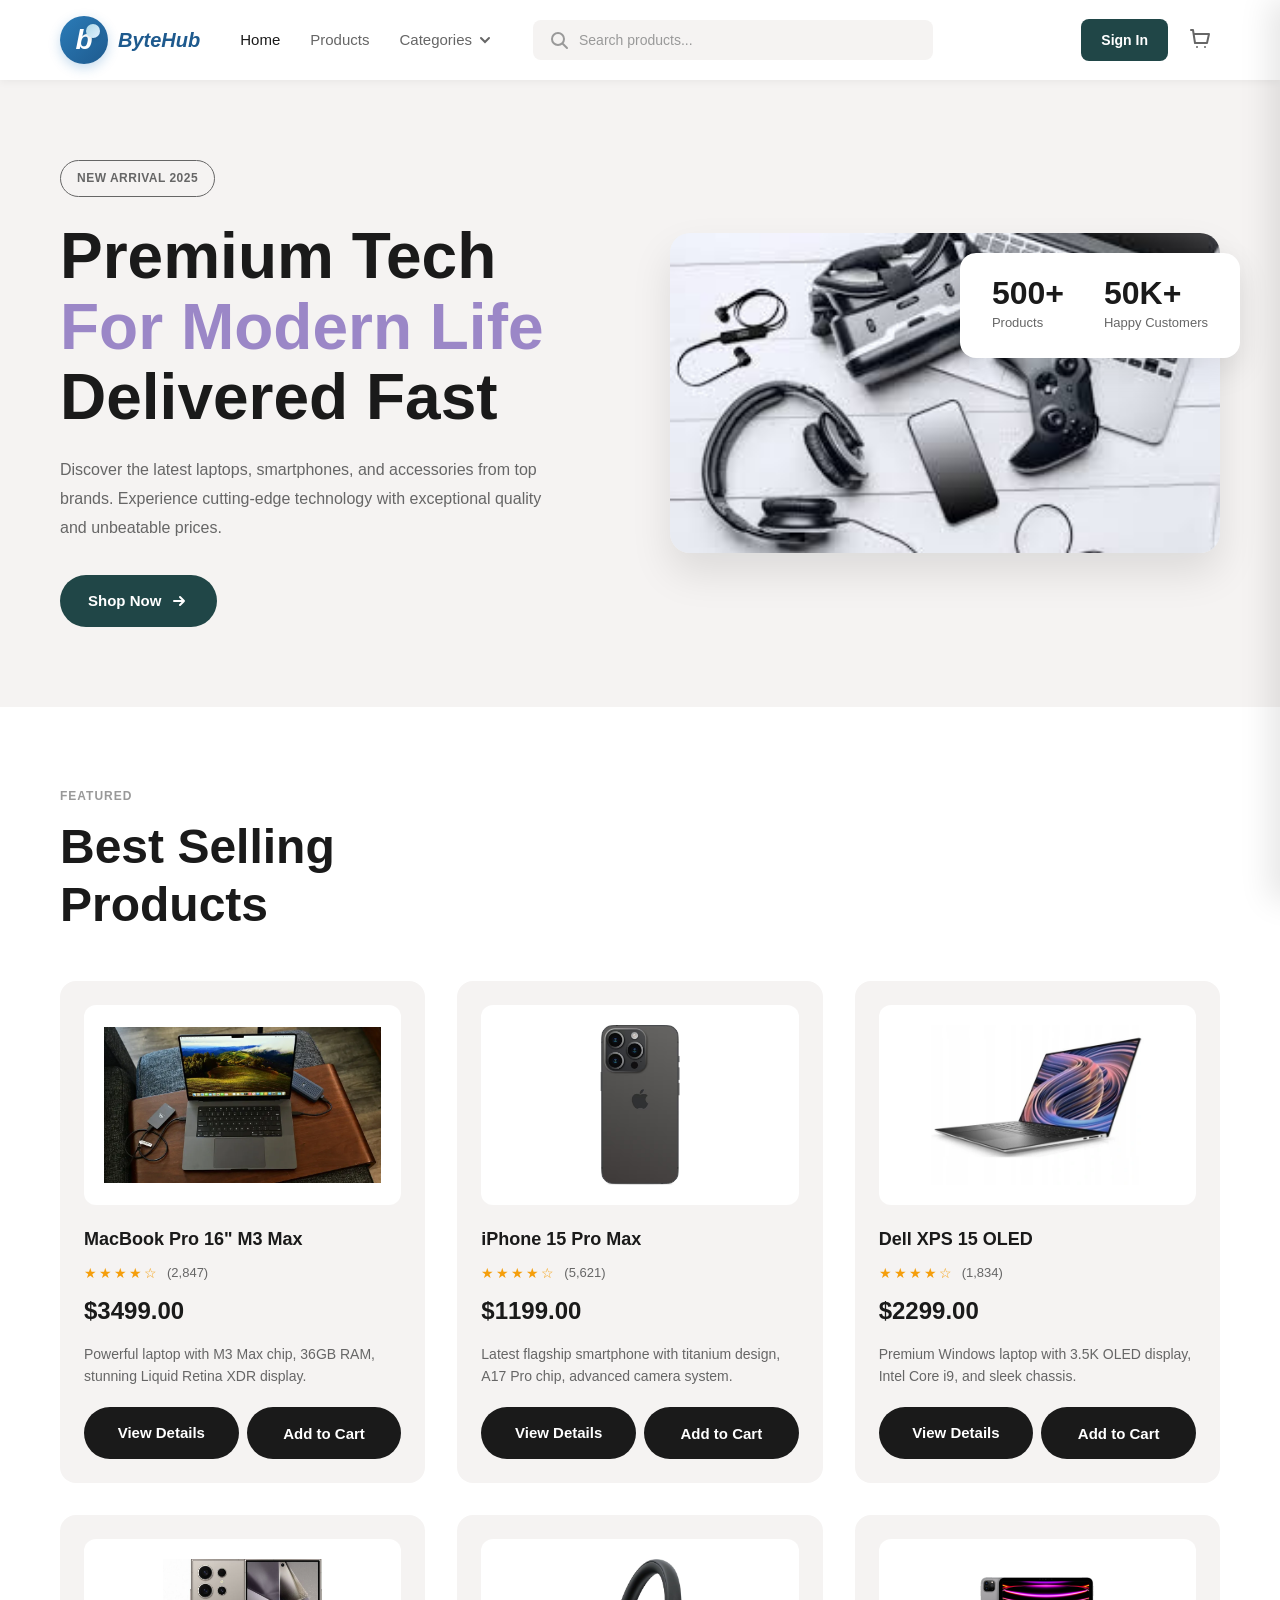
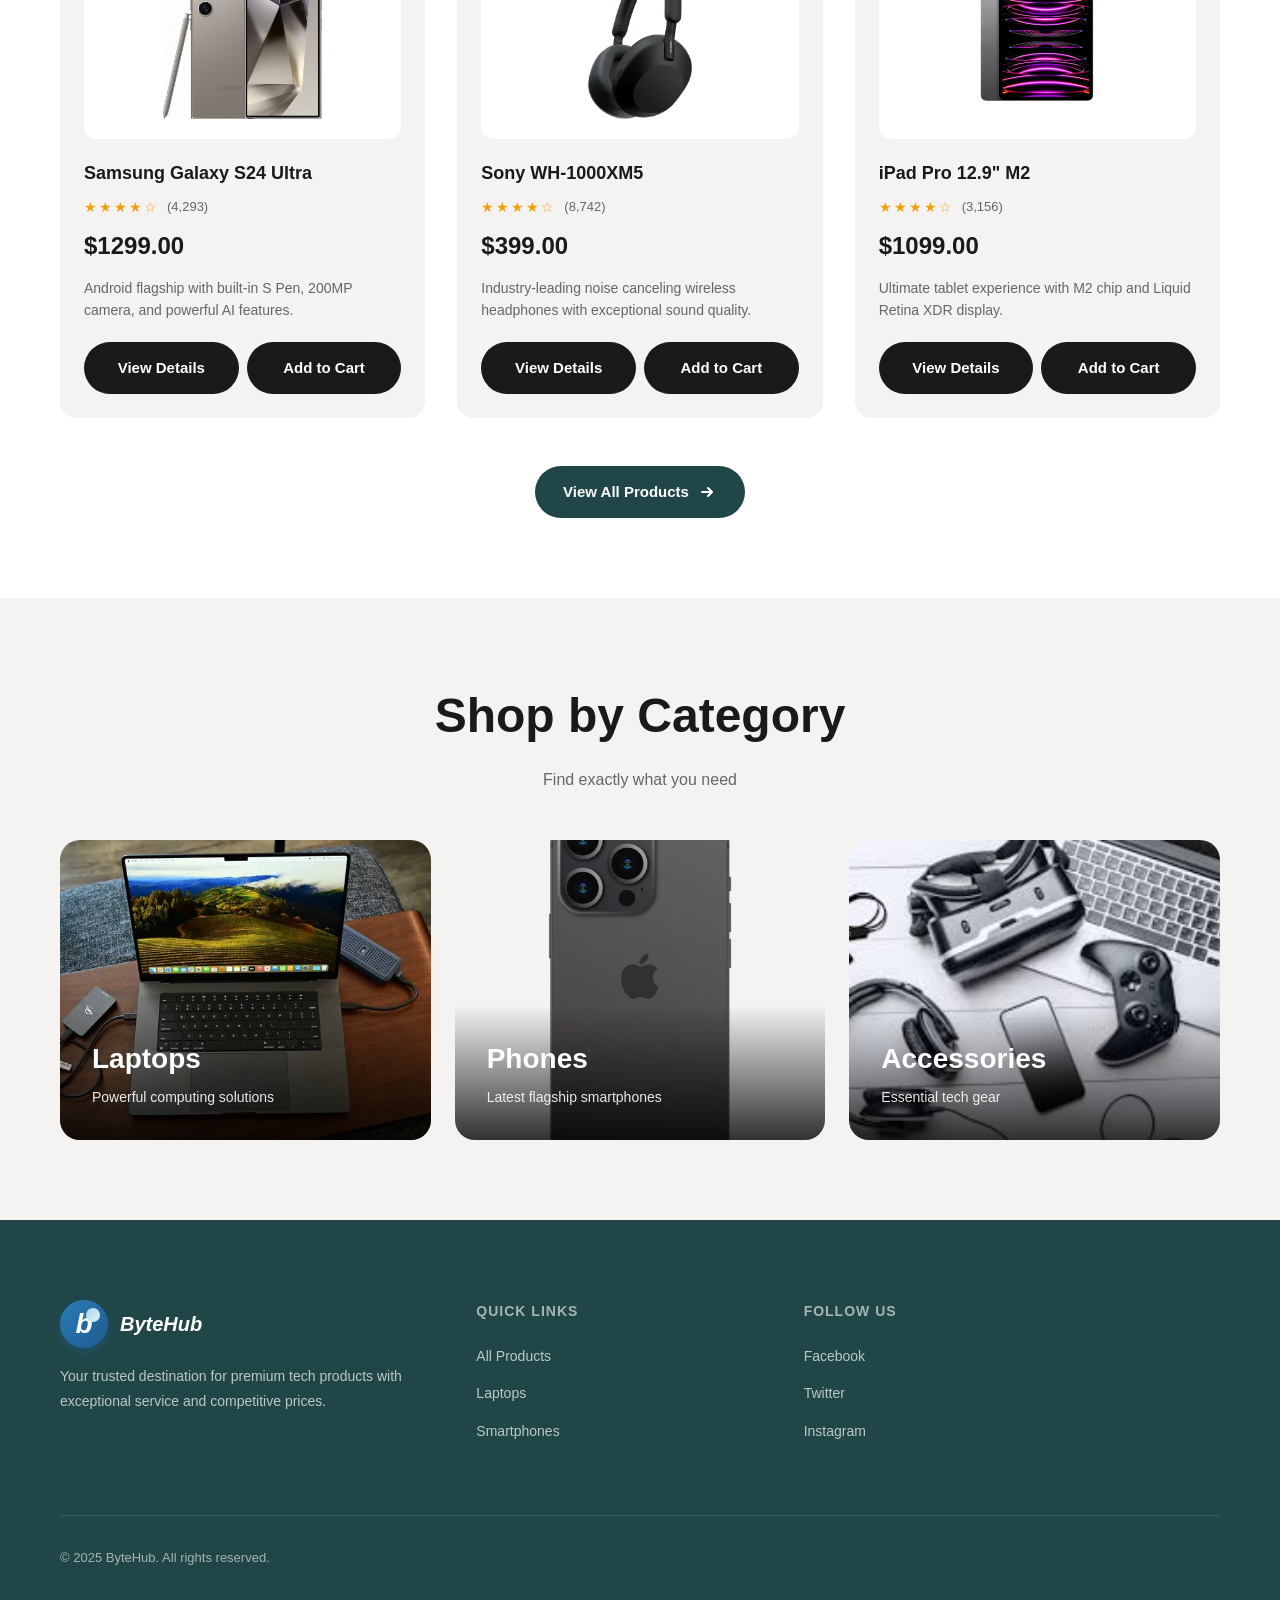
<file: index.html>
<!DOCTYPE html>
<html lang="en">

<head>
    <meta charset="UTF-8">
    <meta name="viewport" content="width=device-width, initial-scale=1.0">
    <title>ByteHub - Premium Tech Products | Laptops, Phones & Accessories</title>
    <meta name="description"
        content="Shop the latest laptops, smartphones, and tech accessories at ByteHub. Discover premium technology products from top brands.">
    <link rel="stylesheet" href="styles.css">
    <link rel="icon" type="image/svg+xml" href="logo.svg">
    <style>
        /* Mobile Menu Button */
        .mobile-menu-btn {
            display: none;
            background: none;
            border: none;
            font-size: 24px;
            cursor: pointer;
            color: #333;
        }

        @media (max-width: 768px) {
            .mobile-menu-btn {
                display: block;
            }

            .nav {
                position: fixed;
                top: 0;
                right: -100%;
                width: 70%;
                height: 100vh;
                background: white;
                flex-direction: column;
                padding: 80px 20px;
                transition: right 0.3s ease;
                box-shadow: -5px 0 15px rgba(0, 0, 0, 0.1);
                z-index: 998;
            }

            .nav.active {
                right: 0;
            }

            .search-bar {
                display: none !important;
            }
        }
    </style>
</head>

<body>
    <!-- Header -->
    <header class="header">
        <div class="container">
            <div class="header-content">
                <a href="index.html" class="logo">
                    <div class="logo-icon" id="logoIcon"></div>
                    <span class="logo-text">ByteHub</span>
                </a>

                <button class="mobile-menu-btn" id="mobileMenuBtn">
                    <span>☰</span>
                </button>

                <nav class="nav" id="mainNav">
                    <a href="index.html" class="nav-link active">Home</a>
                    <a href="products.html" class="nav-link">Products</a>
                    <div class="dropdown">
                        <a href="#" class="nav-link dropdown-toggle">
                            Categories
                            <svg width="16" height="16" viewBox="0 0 16 16" fill="none">
                                <path d="M4 6L8 10L12 6" stroke="currentColor" stroke-width="2"
                                    stroke-linecap="round" />
                            </svg>
                        </a>
                        <div class="dropdown-menu">
                            <a href="products.html?category=laptops" class="dropdown-item">Laptops</a>
                            <a href="products.html?category=phones" class="dropdown-item">Phones</a>
                            <a href="products.html?category=accessories" class="dropdown-item">Accessories</a>
                        </div>
                    </div>
                </nav>

                <div class="search-bar">
                    <svg width="20" height="20" viewBox="0 0 20 20" fill="none">
                        <circle cx="9" cy="9" r="6" stroke="#999" stroke-width="2" />
                        <path d="M14 14L18 18" stroke="#999" stroke-width="2" stroke-linecap="round" />
                    </svg>
                    <input type="text" placeholder="Search products...">
                </div>

                <div class="header-actions">
                    <a href="login.html" class="btn btn-primary"
                        style="padding: 10px 20px; border-radius: 8px; font-size: 14px; text-decoration: none; color: white;">
                        Sign In
                    </a>
                    <button class="icon-btn" id="cartBtn" style="position: relative;">
                        <svg width="24" height="24" viewBox="0 0 24 24" fill="none">
                            <path d="M3 3H5L7 16H19L21 7H7" stroke="currentColor" stroke-width="2"
                                stroke-linecap="round" stroke-linejoin="round" />
                            <circle cx="9" cy="20" r="1" fill="currentColor" />
                            <circle cx="17" cy="20" r="1" fill="currentColor" />
                        </svg>
                        <span class="cart-badge" id="cartCount" style="display: none;">0</span>
                    </button>
                </div>
            </div>
        </div>
    </header>

    <!-- Cart Modal Overlay -->
    <div class="cart-modal-overlay" id="cartOverlay"></div>

    <!-- Cart Modal -->
    <div class="cart-modal" id="cartModal">
        <div class="cart-header">
            <h3>Shopping Cart</h3>
            <button class="cart-close" id="cartClose" aria-label="Close cart">&times;</button>
        </div>
        <div class="cart-content" id="cartContent">
            <!-- Cart items will be injected here -->
        </div>
        <div class="cart-footer">
            <div class="cart-summary">
                <span class="total-label">Subtotal:</span>
                <span id="cartTotal" class="total-amount">$0.00</span>
            </div>
            <button class="btn btn-primary" style="width: 100%;" onclick="window.location.href='backend/checkout.php'">
                Checkout
            </button>
        </div>
    </div>


    <!-- Hero Section -->
    <section class="hero">
        <div class="container">
            <div class="hero-content">
                <div class="hero-left">
                    <span class="badge">NEW ARRIVAL 2025</span>
                    <h1 class="hero-title">
                        Premium Tech<br>
                        <span class="hero-accent">For Modern Life</span><br>
                        Delivered Fast
                    </h1>
                    <p class="hero-description">
                        Discover the latest laptops, smartphones, and accessories from top brands. Experience
                        cutting-edge technology with exceptional quality and unbeatable prices.
                    </p>
                    <a href="products.html" class="btn btn-primary">
                        Shop Now
                        <svg width="20" height="20" viewBox="0 0 20 20" fill="none">
                            <path d="M5 10H15M15 10L11 6M15 10L11 14" stroke="currentColor" stroke-width="2"
                                stroke-linecap="round" stroke-linejoin="round" />
                        </svg>
                    </a>
                </div>

                <div class="hero-right">
                    <div class="stats-card">
                        <div class="stat">
                            <div class="stat-value">500+</div>
                            <div class="stat-label">Products</div>
                        </div>
                        <div class="stat">
                            <div class="stat-value">50K+</div>
                            <div class="stat-label">Happy Customers</div>
                        </div>
                    </div>
                    <img src="prod-img/tech-accessories.jpg" alt="Featured Tech Products" class="hero-image">
                </div>
            </div>
        </div>
    </section>

    <!-- Best Selling Products -->
    <section class="products-section">
        <div class="container">
            <p class="section-label">FEATURED</p>
            <h2 class="section-title">Best Selling<br>Products</h2>

            <div class="products-grid" id="productsGrid">
                <!-- Products will be populated by index-script.js -->
                <div style="text-align: center; grid-column: 1/-1; padding: 40px;">
                    <p>Loading products...</p>
                </div>
            </div>

            <div class="view-all">
                <a href="products.html" class="btn btn-primary">
                    View All Products
                    <svg width="20" height="20" viewBox="0 0 20 20" fill="none">
                        <path d="M5 10H15M15 10L11 6M15 10L11 14" stroke="currentColor" stroke-width="2"
                            stroke-linecap="round" stroke-linejoin="round" />
                    </svg>
                </a>
            </div>
        </div>
    </section>

    <!-- Categories Section -->
    <section class="categories-section">
        <div class="container">
            <h2 class="section-title-center">Shop by Category</h2>
            <p class="section-subtitle">Find exactly what you need</p>

            <div class="categories-grid">
                <a href="products.html?category=laptops" class="category-card">
                    <img src="prod-img/macbook-pro-16inch-m3-max.webp" alt="Laptops">
                    <div class="category-content">
                        <h3 class="category-title">Laptops</h3>
                        <p class="category-subtitle">Powerful computing solutions</p>
                    </div>
                </a>

                <a href="products.html?category=phones" class="category-card">
                    <img src="prod-img/iphone-15-pro-max.avif" alt="Phones">
                    <div class="category-content">
                        <h3 class="category-title">Phones</h3>
                        <p class="category-subtitle">Latest flagship smartphones</p>
                    </div>
                </a>

                <a href="products.html?category=accessories" class="category-card">
                    <img src="prod-img/tech-accessories.jpg" alt="Accessories">
                    <div class="category-content">
                        <h3 class="category-title">Accessories</h3>
                        <p class="category-subtitle">Essential tech gear</p>
                    </div>
                </a>
            </div>
        </div>
    </section>

    <!-- Footer -->
    <footer class="footer">
        <div class="container">
            <div class="footer-content">
                <div class="footer-col">
                    <div class="footer-logo">
                        <div class="footer-logo-icon"></div>
                        <span class="footer-logo-text">ByteHub</span>
                    </div>
                    <p class="footer-description">Your trusted destination for premium tech products with exceptional
                        service and competitive prices.</p>
                </div>

                <div class="footer-col">
                    <h3 class="footer-heading">Quick Links</h3>
                    <ul class="footer-links">
                        <li><a href="products.html">All Products</a></li>
                        <li><a href="products.html?category=laptops">Laptops</a></li>
                        <li><a href="products.html?category=phones">Smartphones</a></li>
                    </ul>
                </div>

                <div class="footer-col">
                    <h3 class="footer-heading">Follow Us</h3>
                    <ul class="footer-links">
                        <li><a href="#">Facebook</a></li>
                        <li><a href="#">Twitter</a></li>
                        <li><a href="#">Instagram</a></li>
                    </ul>
                </div>
            </div>

            <div class="footer-bottom">
                <p>&copy; 2025 ByteHub. All rights reserved.</p>
            </div>
        </div>
    </footer>

    <script src="cart-handler.js"></script>
    <script src="index-script.js"></script>
</body>


</html>
</file>
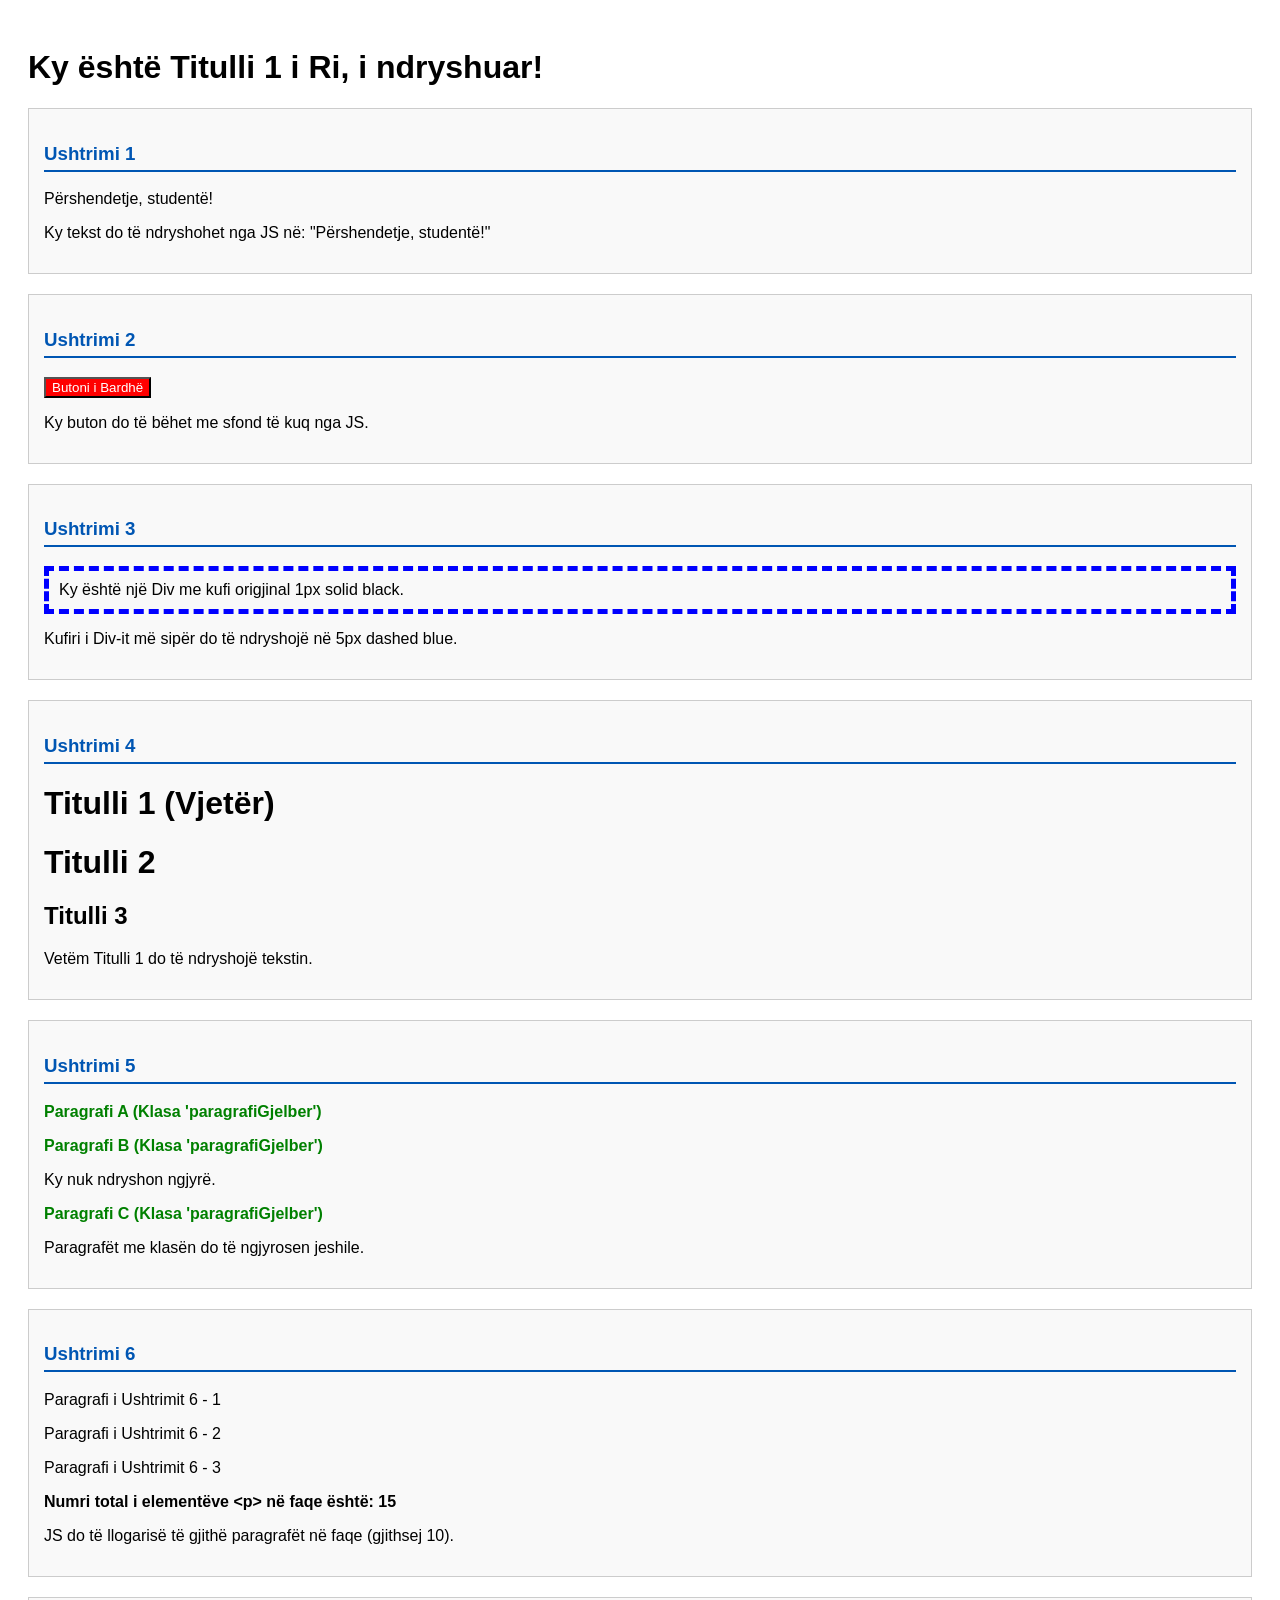
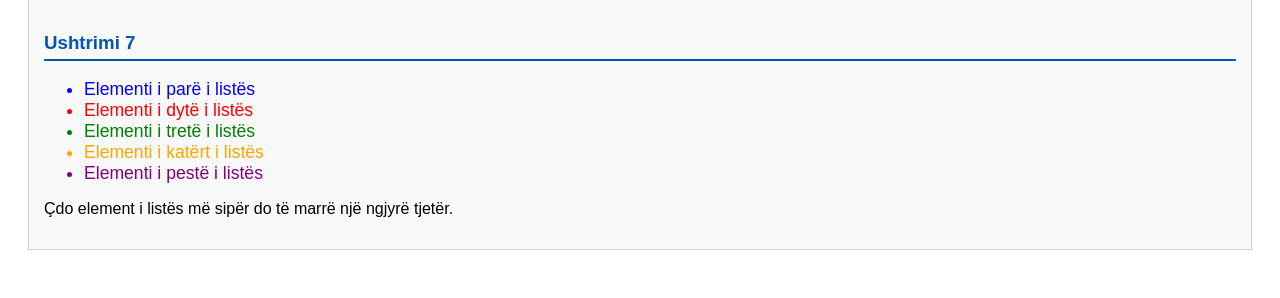
<file: L7 - DOM/index.html>
<!DOCTYPE html>
<html lang="sq">
<head>
    <meta charset="UTF-8">
    <title>Zgjidhja e Detyrave të JavaScript</title>
    <style>
        /* Stilizim minimal për t'i bërë elementët më të dukshëm */
        body {
            font-family: Arial, sans-serif;
            padding: 20px;
        }
        .ushtrim {
            border: 1px solid #ccc;
            padding: 15px;
            margin-bottom: 20px;
            background-color: #f9f9f9;
        }
        h3 {
            border-bottom: 2px solid #0056b3;
            padding-bottom: 5px;
            color: #0056b3;
        }
    </style>
</head>
<body>

    <h1>Detyrat e Dizajnit dhe Zhvillimit të Uebit</h1>
    
    <div class="ushtrim">
        <h3>Ushtrimi 1</h3>
        <p id="paragrafiUnik">Teksti i vjetër</p>
        <p>Ky tekst do të ndryshohet nga JS në: "Përshendetje, studentë!"</p>
    </div>

    <div class="ushtrim">
        <h3>Ushtrimi 2</h3>
        <button id="butoniKuq">Butoni i Bardhë</button>
        <p>Ky buton do të bëhet me sfond të kuq nga JS.</p>
    </div>

    <div class="ushtrim">
        <h3>Ushtrimi 3</h3>
        <div id="divMeKufi" style="padding: 10px; border: 1px solid black;">
          Ky është një Div me kufi origjinal 1px solid black.
        </div>
        <p>Kufiri i Div-it më sipër do të ndryshojë në 5px dashed blue.</p>
    </div>

    <div class="ushtrim">
        <h3>Ushtrimi 4</h3>
        <h1>Titulli 1 (Vjetër)</h1>
        <h1>Titulli 2</h1>
        <h2>Titulli 3</h2>
        <p>Vetëm Titulli 1 do të ndryshojë tekstin.</p>
    </div>

    <div class="ushtrim">
        <h3>Ushtrimi 5</h3>
        <p class="paragrafiGjelber">Paragrafi A (Klasa 'paragrafiGjelber')</p>
        <p class="paragrafiGjelber">Paragrafi B (Klasa 'paragrafiGjelber')</p>
        <p>Ky nuk ndryshon ngjyrë.</p>
        <p class="paragrafiGjelber">Paragrafi C (Klasa 'paragrafiGjelber')</p>
        <p>Paragrafët me klasën do të ngjyrosen jeshile.</p>
    </div>

    <div class="ushtrim">
        <h3>Ushtrimi 6</h3>
        <p>Paragrafi i Ushtrimit 6 - 1</p>
        <p>Paragrafi i Ushtrimit 6 - 2</p>
        <p>Paragrafi i Ushtrimit 6 - 3</p>
        <div id="rezultati6"></div> 
        <p>JS do të llogarisë të gjithë paragrafët në faqe (gjithsej 10).</p>
    </div>
    
    <div class="ushtrim">
        <h3>Ushtrimi 7</h3>
        <ul class="item">
            <li>Elementi i parë i listës</li>
            <li>Elementi i dytë i listës</li>
            <li>Elementi i tretë i listës</li>
            <li>Elementi i katërt i listës</li>
            <li>Elementi i pestë i listës</li>
        </ul>
        <p>Çdo element i listës më sipër do të marrë një ngjyrë tjetër.</p>
    </div>

    <script>
        
        // ----------------------------------------------------------------------
        // USHTRIMI 1: Ndryshimi i Tekstit (Zgjedhja me ID)
        // ----------------------------------------------------------------------
        const paragrafi = document.getElementById('paragrafiUnik');
        if (paragrafi) {
            paragrafi.textContent = "Përshendetje, studentë!"; 
        }

        // ----------------------------------------------------------------------
        // USHTRIMI 2: Ndryshimi i Sfondit (Zgjedhja me ID)
        // ----------------------------------------------------------------------
        const butoni = document.getElementById('butoniKuq');
        if (butoni) {
            butoni.style.backgroundColor = 'red';
            butoni.style.color = 'white'; // Për lexueshmëri
        }

        // ----------------------------------------------------------------------
        // USHTRIMI 3: Ndryshimi i Kufirit (Zgjedhja me ID)
        // ----------------------------------------------------------------------
        const divi = document.getElementById('divMeKufi');
        if (divi) {
            divi.style.border = '5px dashed blue'; 
        }

        // ----------------------------------------------------------------------
        // USHTRIMI 4: Ndryshimi i Titullit të Parë (Zgjedhja me QuerySelector)
        // ----------------------------------------------------------------------
        const titulliPare = document.querySelector('h1'); 
        if (titulliPare) {
            titulliPare.textContent = "Ky është Titulli 1 i Ri, i ndryshuar!";
        }
        
        // ----------------------------------------------------------------------
        // USHTRIMI 5: Ngjyrosja e Elementëve me Klasë (Zgjedhja me QuerySelectorAll)
        // ----------------------------------------------------------------------
        const paragrafetGjelber = document.querySelectorAll('.paragrafiGjelber');
        paragrafetGjelber.forEach(paragraf => {
            paragraf.style.color = 'green';
            paragraf.style.fontWeight = 'bold'; // Për theksim
        });

        // ----------------------------------------------------------------------
        // USHTRIMI 6: Llogaritja e Numrit Total (Zgjedhja me QuerySelectorAll dhe Length)
        // ----------------------------------------------------------------------
        // Zgjedh të gjithë elementët <p> në faqe
        const teGjitheParagrafet = document.querySelectorAll('p'); 
        const numriTotal = teGjitheParagrafet.length; 
        
        const rezultatiDiv = document.getElementById('rezultati6');
        if (rezultatiDiv) {
            rezultatiDiv.innerHTML = `<strong>Numri total i elementëve &lt;p&gt; në faqe është: ${numriTotal}</strong>`;
        }
        
        // ----------------------------------------------------------------------
        // USHTRIMI 7: Dhënia e Ngjyrave të Ndryshme Listës (Zgjedhja me Klasë dhe Iterim)
        // ----------------------------------------------------------------------
        const listaElementeve = document.querySelectorAll('.item li');
        const ngjyrat = ['blue', 'red', 'green', 'orange', 'purple'];
        
        listaElementeve.forEach((element, index) => {
            // Përdor operatorin modulo (%) për të cikluar ngjyrat
            const ngjyra = ngjyrat[index % ngjyrat.length]; 
            element.style.color = ngjyra;
            element.style.fontSize = '1.1em'; // Për theksim
        });

    </script>
</body>
</html>
</file>
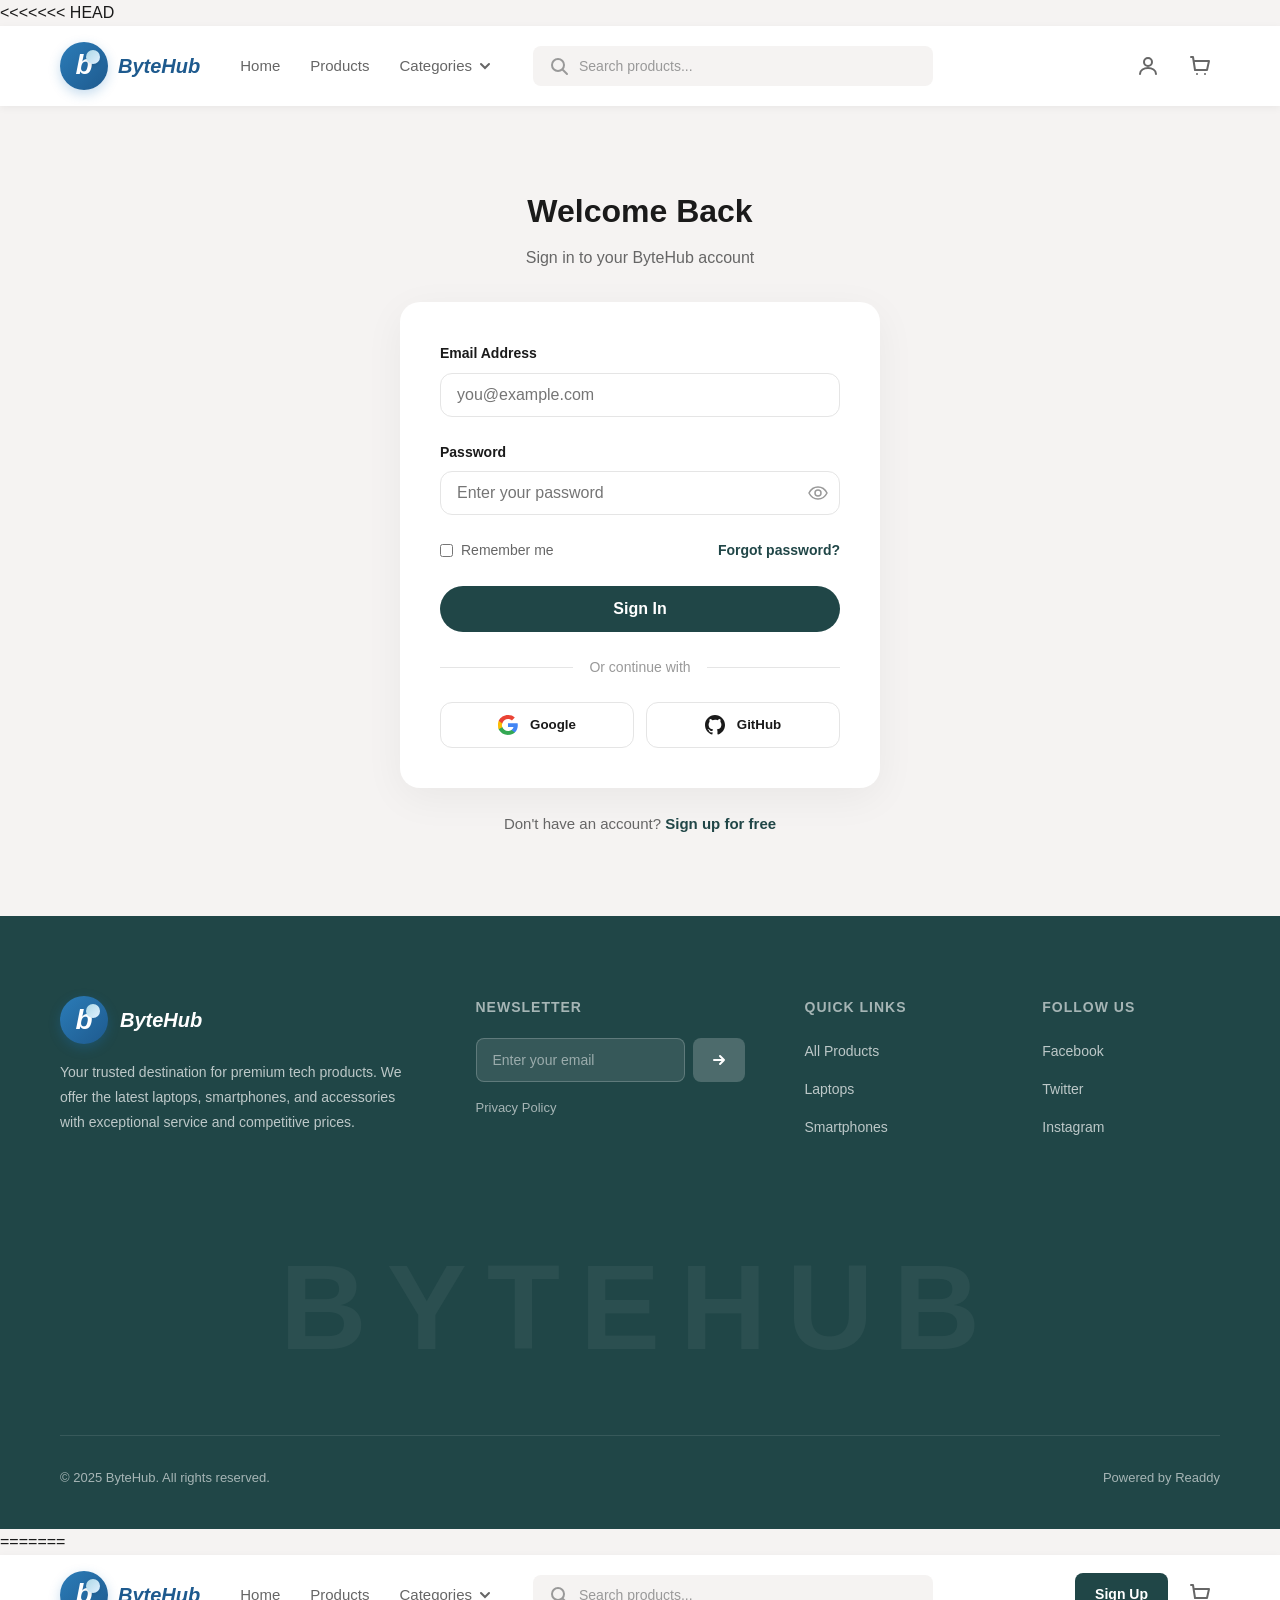
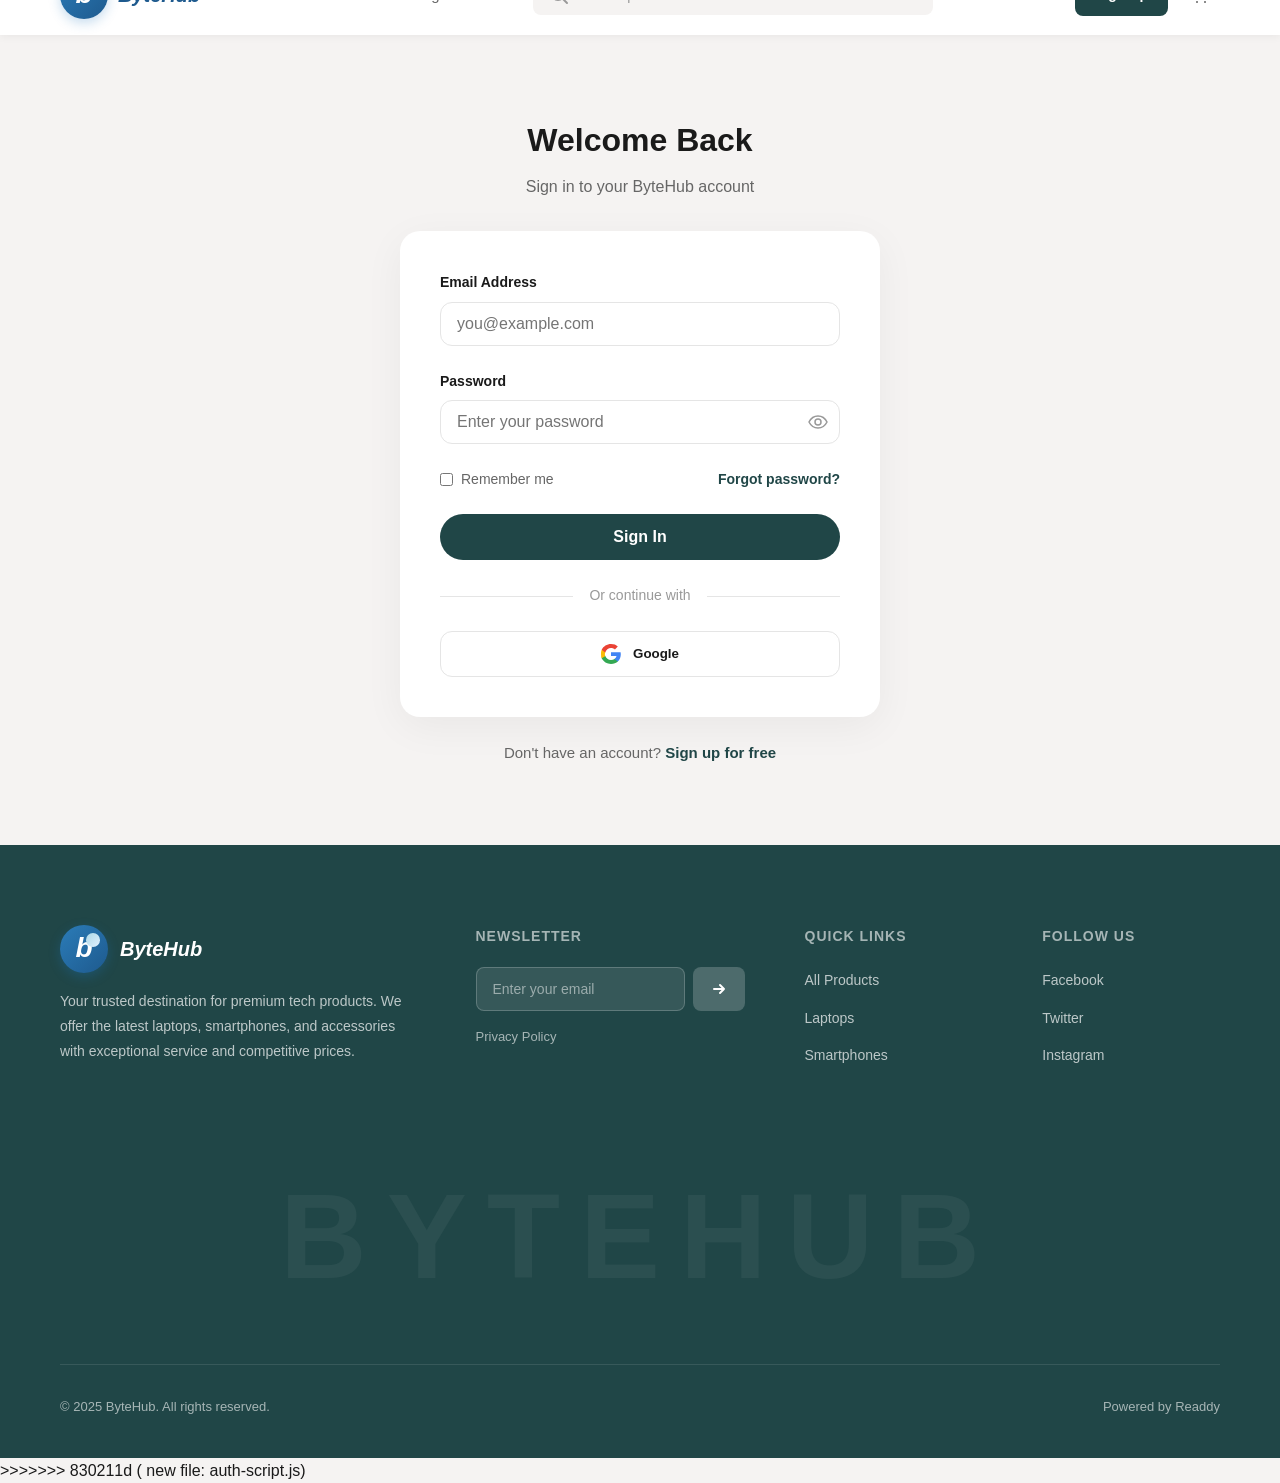
<file: login.html>
<<<<<<< HEAD
<!DOCTYPE html>
<html lang="en">
<head>
    <meta charset="UTF-8">
    <meta name="viewport" content="width=device-width, initial-scale=1.0">
    <title>Sign In - ByteHub</title>
    <link rel="stylesheet" href="styles.css">
</head>
<body>
    <!-- Header -->
    <header class="header">
        <div class="container">
            <div class="header-content">
                <a href="index.html" class="logo">
                    <div class="logo-icon" id="logoIcon"></div>
                    <span class="logo-text">ByteHub</span>
                </a>

                <nav class="nav">
                    <a href="index.html" class="nav-link">Home</a>
                    <a href="products.html" class="nav-link">Products</a>
                    <div class="dropdown">
                        <a href="#" class="nav-link dropdown-toggle">
                            Categories
                            <svg width="16" height="16" viewBox="0 0 16 16" fill="none">
                                <path d="M4 6L8 10L12 6" stroke="currentColor" stroke-width="2" stroke-linecap="round"/>
                            </svg>
                        </a>
                        <div class="dropdown-menu">
                            <a href="products.html?category=laptops" class="dropdown-item">Laptops</a>
                            <a href="products.html?category=phones" class="dropdown-item">Phones</a>
                            <a href="products.html?category=accessories" class="dropdown-item">Accessories</a>
                        </div>
                    </div>
                </nav>

                <div class="search-bar">
                    <svg width="20" height="20" viewBox="0 0 20 20" fill="none">
                        <circle cx="9" cy="9" r="6" stroke="#999" stroke-width="2"/>
                        <path d="M14 14L18 18" stroke="#999" stroke-width="2" stroke-linecap="round"/>
                    </svg>
                    <input type="text" placeholder="Search products...">
                </div>

                <div class="header-actions">
                    <a href="login.html" class="icon-btn">
                        <svg width="24" height="24" viewBox="0 0 24 24" fill="none">
                            <circle cx="12" cy="8" r="4" stroke="currentColor" stroke-width="2"/>
                            <path d="M4 20C4 16 8 14 12 14C16 14 20 16 20 20" stroke="currentColor" stroke-width="2" stroke-linecap="round"/>
                        </svg>
                    </a>
                    <button class="icon-btn">
                        <svg width="24" height="24" viewBox="0 0 24 24" fill="none">
                            <path d="M3 3H5L7 16H19L21 7H7" stroke="currentColor" stroke-width="2" stroke-linecap="round" stroke-linejoin="round"/>
                            <circle cx="9" cy="20" r="1" fill="currentColor"/>
                            <circle cx="17" cy="20" r="1" fill="currentColor"/>
                        </svg>
                    </button>
                </div>
            </div>
        </div>
    </header>

    <!-- Login Section -->
    <section class="login-page">
        <div class="container">
            <div class="login-container">
                <div class="login-header">
                    <h1>Welcome Back</h1>
                    <p>Sign in to your ByteHub account</p>
                </div>

                <div class="login-card">
                    <form class="login-form" id="loginForm">
                        <div class="form-group">
                            <label for="email">Email Address</label>
                            <input type="email" id="email" placeholder="you@example.com" required>
                        </div>

                        <div class="form-group">
                            <label for="password">Password</label>
                            <div class="password-input">
                                <input type="password" id="password" placeholder="Enter your password" required>
                                <button type="button" class="toggle-password" id="togglePassword">
                                    <svg width="20" height="20" viewBox="0 0 20 20" fill="none">
                                        <path d="M10 7C8.34 7 7 8.34 7 10C7 11.66 8.34 13 10 13C11.66 13 13 11.66 13 10C13 8.34 11.66 7 10 7Z" stroke="currentColor" stroke-width="1.5"/>
                                        <path d="M10 16C14 16 17.5 13 19 10C17.5 7 14 4 10 4C6 4 2.5 7 1 10C2.5 13 6 16 10 16Z" stroke="currentColor" stroke-width="1.5"/>
                                    </svg>
                                </button>
                            </div>
                        </div>

                        <div class="form-options">
                            <label class="checkbox-label">
                                <input type="checkbox" id="remember">
                                <span>Remember me</span>
                            </label>
                            <a href="#" class="forgot-link">Forgot password?</a>
                        </div>

                        <button type="submit" class="btn btn-primary btn-block">Sign In</button>
                    </form>

                    <div class="divider">
                        <span>Or continue with</span>
                    </div>

                    <div class="social-login">
                        <button class="social-btn">
                            <svg width="20" height="20" viewBox="0 0 20 20" fill="none">
                                <path d="M19.8 10.2c0-.7-.1-1.4-.2-2H10v3.8h5.5c-.2 1.2-1 2.2-2.1 2.9v2.5h3.4c2-1.8 3-4.5 3-7.2z" fill="#4285F4"/>
                                <path d="M10 20c2.8 0 5.2-.9 6.9-2.5l-3.4-2.5c-.9.6-2.1 1-3.5 1-2.7 0-5-1.8-5.8-4.3H.7v2.6C2.4 17.8 6 20 10 20z" fill="#34A853"/>
                                <path d="M4.2 12.2c-.2-.6-.3-1.2-.3-1.9s.1-1.3.3-1.9V5.8H.7C.3 6.9 0 8 0 10s.3 3.1.7 4.2l3.5-2z" fill="#FBBC05"/>
                                <path d="M10 4c1.5 0 2.9.5 3.9 1.5l2.9-2.9C15.2.8 12.8 0 10 0 6 0 2.4 2.2.7 5.8l3.5 2.7C5 5.8 7.3 4 10 4z" fill="#EA4335"/>
                            </svg>
                            <span>Google</span>
                        </button>
                        <button class="social-btn">
                            <svg width="20" height="20" viewBox="0 0 20 20" fill="none">
                                <path fill-rule="evenodd" clip-rule="evenodd" d="M10 0C4.477 0 0 4.477 0 10c0 4.42 2.865 8.17 6.839 9.49.5.092.682-.217.682-.482 0-.237-.008-.866-.013-1.7-2.782.603-3.369-1.342-3.369-1.342-.454-1.155-1.11-1.462-1.11-1.462-.908-.62.069-.608.069-.608 1.003.07 1.531 1.03 1.531 1.03.892 1.529 2.341 1.087 2.91.832.092-.647.35-1.088.636-1.338-2.22-.253-4.555-1.11-4.555-4.943 0-1.091.39-1.984 1.029-2.683-.103-.253-.446-1.27.098-2.647 0 0 .84-.269 2.75 1.025A9.578 9.578 0 0110 4.836c.85.004 1.705.114 2.504.336 1.909-1.294 2.747-1.025 2.747-1.025.546 1.377.203 2.394.1 2.647.64.699 1.028 1.592 1.028 2.683 0 3.842-2.339 4.687-4.566 4.935.359.309.678.919.678 1.852 0 1.336-.012 2.415-.012 2.743 0 .267.18.578.688.48C17.137 18.165 20 14.418 20 10c0-5.523-4.477-10-10-10z" fill="currentColor"/>
                            </svg>
                            <span>GitHub</span>
                        </button>
                    </div>
                </div>

                <p class="signup-link">
                    Don't have an account? <a href="#">Sign up for free</a>
                </p>
            </div>
        </div>
    </section>

    <!-- Footer -->
    <footer class="footer">
        <div class="container">
            <div class="footer-content">
                <div class="footer-col">
                    <div class="footer-logo">
                        <div class="footer-logo-icon"></div>
                        <span class="footer-logo-text">ByteHub</span>
                    </div>
                    <p class="footer-description">Your trusted destination for premium tech products. We offer the latest laptops, smartphones, and accessories with exceptional service and competitive prices.</p>
                </div>

                <div class="footer-col">
                    <h3 class="footer-heading">Newsletter</h3>
                    <div class="newsletter-form">
                        <input type="email" placeholder="Enter your email">
                        <button type="submit">
                            <svg width="20" height="20" viewBox="0 0 20 20" fill="none">
                                <path d="M5 10H15M15 10L11 6M15 10L11 14" stroke="currentColor" stroke-width="2" stroke-linecap="round" stroke-linejoin="round"/>
                            </svg>
                        </button>
                    </div>
                    <a href="#" class="footer-link">Privacy Policy</a>
                </div>

                <div class="footer-col">
                    <h3 class="footer-heading">Quick Links</h3>
                    <ul class="footer-links">
                        <li><a href="products.html">All Products</a></li>
                        <li><a href="products.html?category=laptops">Laptops</a></li>
                        <li><a href="products.html?category=phones">Smartphones</a></li>
                    </ul>
                </div>

                <div class="footer-col">
                    <h3 class="footer-heading">Follow Us</h3>
                    <ul class="footer-links">
                        <li><a href="#">Facebook</a></li>
                        <li><a href="#">Twitter</a></li>
                        <li><a href="#">Instagram</a></li>
                    </ul>
                </div>
            </div>

            <div class="footer-watermark">BYTEHUB</div>

            <div class="footer-bottom">
                <p>&copy; 2025 ByteHub. All rights reserved.</p>
                <p>Powered by Readdy</p>
            </div>
        </div>
    </footer>

    <script src="login.js"></script>
</body>
</html>
=======
<!DOCTYPE html>
<html lang="en">

<head>
    <meta charset="UTF-8">
    <meta name="viewport" content="width=device-width, initial-scale=1.0">
    <title>Sign In - ByteHub</title>
    <link rel="stylesheet" href="styles.css">
    <link rel="icon" type="image/svg+xml" href="logo.svg">
</head>

<body>
    <!-- Header -->
    <header class="header">
        <div class="container">
            <div class="header-content">
                <a href="index.html" class="logo">
                    <div class="logo-icon" id="logoIcon"></div>
                    <span class="logo-text">ByteHub</span>
                </a>

                <nav class="nav">
                    <a href="index.html" class="nav-link">Home</a>
                    <a href="products.html" class="nav-link">Products</a>
                    <div class="dropdown">
                        <a href="#" class="nav-link dropdown-toggle">
                            Categories
                            <svg width="16" height="16" viewBox="0 0 16 16" fill="none">
                                <path d="M4 6L8 10L12 6" stroke="currentColor" stroke-width="2"
                                    stroke-linecap="round" />
                            </svg>
                        </a>
                        <div class="dropdown-menu">
                            <a href="products.html?category=laptops" class="dropdown-item">Laptops</a>
                            <a href="products.html?category=phones" class="dropdown-item">Phones</a>
                            <a href="products.html?category=accessories" class="dropdown-item">Accessories</a>
                        </div>
                    </div>
                </nav>

                <div class="search-bar">
                    <svg width="20" height="20" viewBox="0 0 20 20" fill="none">
                        <circle cx="9" cy="9" r="6" stroke="#999" stroke-width="2" />
                        <path d="M14 14L18 18" stroke="#999" stroke-width="2" stroke-linecap="round" />
                    </svg>
                    <input type="text" placeholder="Search products...">
                </div>

                <div class="header-actions">
                    <a href="signup-new.html" class="btn btn-primary"
                        style="padding: 10px 20px; border-radius: 8px; font-size: 14px; text-decoration: none; color: white;">
                        Sign Up
                    </a>
                    <button class="icon-btn">
                        <svg width="24" height="24" viewBox="0 0 24 24" fill="none">
                            <path d="M3 3H5L7 16H19L21 7H7" stroke="currentColor" stroke-width="2"
                                stroke-linecap="round" stroke-linejoin="round" />
                            <circle cx="9" cy="20" r="1" fill="currentColor" />
                            <circle cx="17" cy="20" r="1" fill="currentColor" />
                        </svg>
                    </button>
                </div>
            </div>
        </div>
    </header>

    <!-- Login Section -->
    <section class="login-page">
        <div class="container">
            <div class="login-container">
                <div class="login-header">
                    <h1>Welcome Back</h1>
                    <p>Sign in to your ByteHub account</p>
                </div>

                <div class="login-card">
                    <form class="login-form" id="loginForm">
                        <div class="form-group">
                            <label for="email">Email Address</label>
                            <input type="email" id="email" placeholder="you@example.com" required>
                        </div>

                        <div class="form-group">
                            <label for="password">Password</label>
                            <div class="password-input">
                                <input type="password" id="password" placeholder="Enter your password" required>
                                <button type="button" class="toggle-password" id="togglePassword">
                                    <svg width="20" height="20" viewBox="0 0 20 20" fill="none">
                                        <path
                                            d="M10 7C8.34 7 7 8.34 7 10C7 11.66 8.34 13 10 13C11.66 13 13 11.66 13 10C13 8.34 11.66 7 10 7Z"
                                            stroke="currentColor" stroke-width="1.5" />
                                        <path
                                            d="M10 16C14 16 17.5 13 19 10C17.5 7 14 4 10 4C6 4 2.5 7 1 10C2.5 13 6 16 10 16Z"
                                            stroke="currentColor" stroke-width="1.5" />
                                    </svg>
                                </button>
                            </div>
                        </div>

                        <div class="form-options">
                            <label class="checkbox-label">
                                <input type="checkbox" id="remember">
                                <span>Remember me</span>
                            </label>
                            <a href="#" class="forgot-link">Forgot password?</a>
                        </div>

                        <button type="submit" class="btn btn-primary btn-block">Sign In</button>
                    </form>

                    <div class="divider">
                        <span>Or continue with</span>
                    </div>

                    <div class="social-login">
                        <button class="social-btn">
                            <svg width="20" height="20" viewBox="0 0 20 20" fill="none">
                                <path
                                    d="M19.8 10.2c0-.7-.1-1.4-.2-2H10v3.8h5.5c-.2 1.2-1 2.2-2.1 2.9v2.5h3.4c2-1.8 3-4.5 3-7.2z"
                                    fill="#4285F4" />
                                <path
                                    d="M10 20c2.8 0 5.2-.9 6.9-2.5l-3.4-2.5c-.9.6-2.1 1-3.5 1-2.7 0-5-1.8-5.8-4.3H.7v2.6C2.4 17.8 6 20 10 20z"
                                    fill="#34A853" />
                                <path
                                    d="M4.2 12.2c-.2-.6-.3-1.2-.3-1.9s.1-1.3.3-1.9V5.8H.7C.3 6.9 0 8 0 10s.3 3.1.7 4.2l3.5-2z"
                                    fill="#FBBC05" />
                                <path
                                    d="M10 4c1.5 0 2.9.5 3.9 1.5l2.9-2.9C15.2.8 12.8 0 10 0 6 0 2.4 2.2.7 5.8l3.5 2.7C5 5.8 7.3 4 10 4z"
                                    fill="#EA4335" />
                            </svg>
                            <span>Google</span>
                        </button>

                    </div>
                </div>

                <p class="signup-link">
                    Don't have an account? <a href="signup-new.html">Sign up for free</a>
                </p>
            </div>
        </div>
    </section>

    <!-- Footer -->
    <footer class="footer">
        <div class="container">
            <div class="footer-content">
                <div class="footer-col">
                    <div class="footer-logo">
                        <div class="footer-logo-icon"></div>
                        <span class="footer-logo-text">ByteHub</span>
                    </div>
                    <p class="footer-description">Your trusted destination for premium tech products. We offer the
                        latest laptops, smartphones, and accessories with exceptional service and competitive prices.
                    </p>
                </div>

                <div class="footer-col">
                    <h3 class="footer-heading">Newsletter</h3>
                    <div class="newsletter-form">
                        <input type="email" placeholder="Enter your email">
                        <button type="submit">
                            <svg width="20" height="20" viewBox="0 0 20 20" fill="none">
                                <path d="M5 10H15M15 10L11 6M15 10L11 14" stroke="currentColor" stroke-width="2"
                                    stroke-linecap="round" stroke-linejoin="round" />
                            </svg>
                        </button>
                    </div>
                    <a href="#" class="footer-link">Privacy Policy</a>
                </div>

                <div class="footer-col">
                    <h3 class="footer-heading">Quick Links</h3>
                    <ul class="footer-links">
                        <li><a href="products.html">All Products</a></li>
                        <li><a href="products.html?category=laptops">Laptops</a></li>
                        <li><a href="products.html?category=phones">Smartphones</a></li>
                    </ul>
                </div>

                <div class="footer-col">
                    <h3 class="footer-heading">Follow Us</h3>
                    <ul class="footer-links">
                        <li><a href="#">Facebook</a></li>
                        <li><a href="#">Twitter</a></li>
                        <li><a href="#">Instagram</a></li>
                    </ul>
                </div>
            </div>

            <div class="footer-watermark">BYTEHUB</div>

            <div class="footer-bottom">
                <p>&copy; 2025 ByteHub. All rights reserved.</p>
                <p>Powered by Readdy</p>
            </div>
        </div>
    </footer>

    <script src="login.js"></script>
</body>

</html>
>>>>>>> 830211d (	new file:   auth-script.js)
</file>
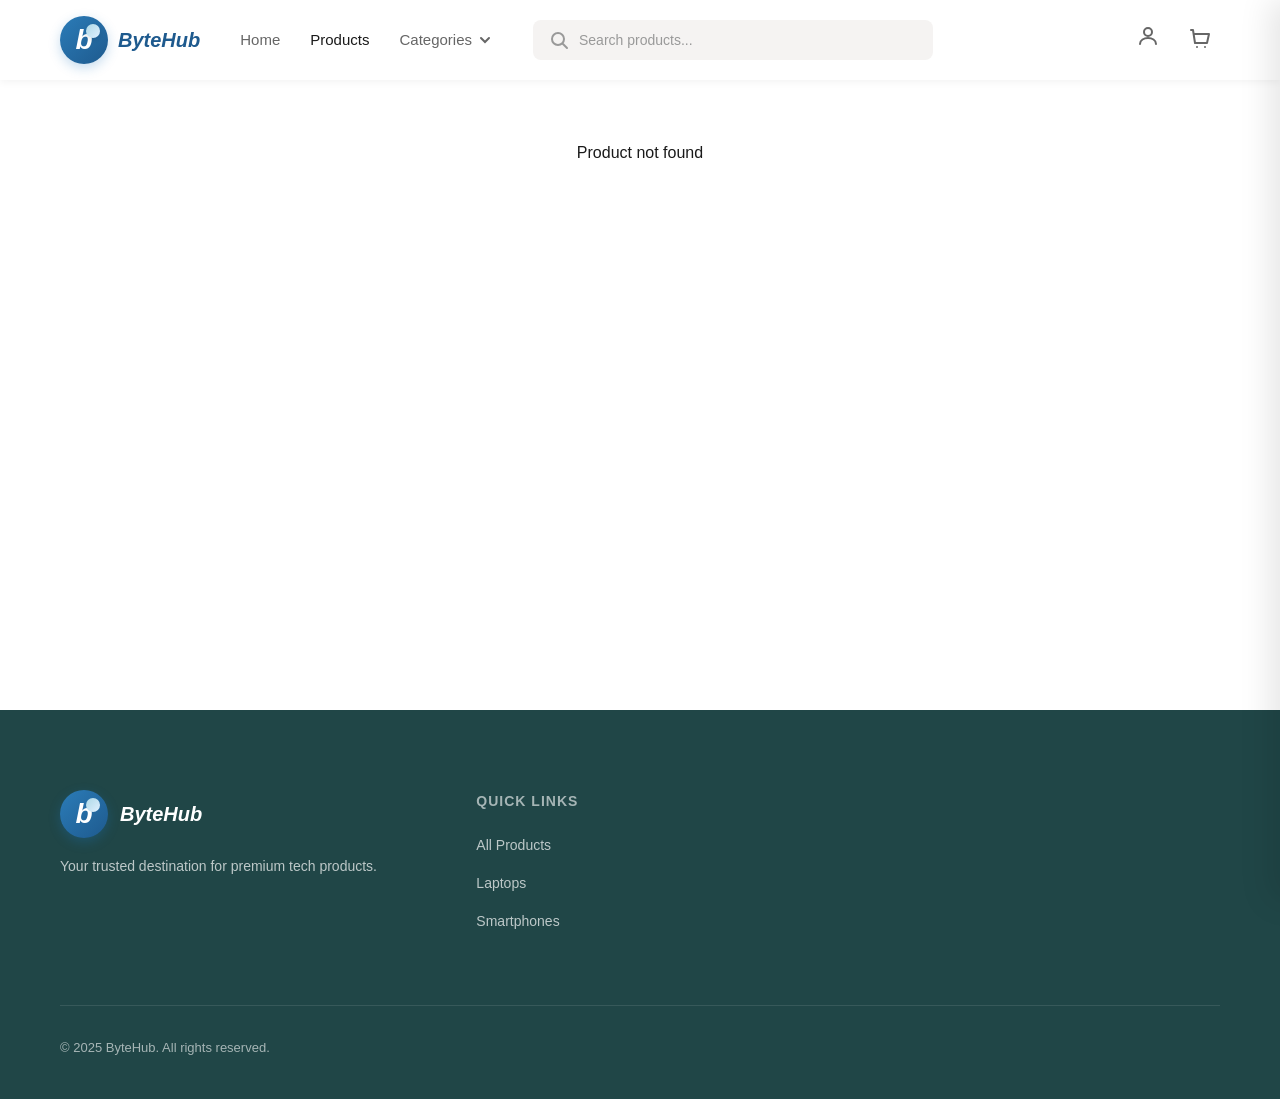
<file: product-detail.html>
<!DOCTYPE html>
<html lang="en">

<head>
    <meta charset="UTF-8">
    <meta name="viewport" content="width=device-width, initial-scale=1.0">
    <title>Product Details - ByteHub</title>
    <link rel="stylesheet" href="styles.css">
    <link rel="icon" type="image/svg+xml" href="logo.svg">
    <style>
        .product-detail-page {
            padding: 60px 0;
            min-height: 70vh;
        }

        .product-detail-container {
            display: grid;
            grid-template-columns: 1fr 1fr;
            gap: 60px;
            max-width: 1200px;
            margin: 0 auto;
            padding: 0 20px;
        }

        .product-detail-image {
            width: 100%;
            background: #f8f9fa;
            border-radius: 16px;
            padding: 40px;
            display: flex;
            align-items: center;
            justify-content: center;
        }

        .product-detail-image img {
            max-width: 100%;
            height: auto;
            border-radius: 8px;
        }

        .product-detail-info h1 {
            font-size: 36px;
            margin-bottom: 15px;
            color: #000;
        }

        .product-detail-rating {
            display: flex;
            align-items: center;
            gap: 10px;
            margin-bottom: 20px;
        }

        .product-detail-price {
            font-size: 42px;
            font-weight: 700;
            color: #204647;
            margin: 20px 0;
        }

        .product-detail-description {
            font-size: 16px;
            color: #666;
            line-height: 1.8;
            margin-bottom: 30px;
        }

        .product-specs {
            background: #f8f9fa;
            padding: 30px;
            border-radius: 12px;
            margin: 30px 0;
        }

        .product-specs h3 {
            font-size: 20px;
            margin-bottom: 20px;
        }

        .spec-item {
            display: flex;
            justify-content: space-between;
            padding: 12px 0;
            border-bottom: 1px solid #e0e0e0;
        }

        .spec-item:last-child {
            border-bottom: none;
        }

        .spec-label {
            font-weight: 600;
            color: #333;
        }

        .spec-value {
            color: #666;
        }

        .product-actions {
            display: flex;
            gap: 15px;
            margin-top: 30px;
        }

        .quantity-selector {
            display: flex;
            align-items: center;
            gap: 15px;
            margin: 20px 0;
        }

        .quantity-btn {
            width: 40px;
            height: 40px;
            border: 2px solid #ddd;
            background: white;
            border-radius: 8px;
            cursor: pointer;
            font-size: 20px;
            font-weight: bold;
            transition: all 0.3s;
        }

        .quantity-btn:hover {
            background: #204647;
            color: white;
            border-color: #204647;
        }

        .quantity-value {
            font-size: 20px;
            font-weight: 600;
            min-width: 40px;
            text-align: center;
        }

        @media (max-width: 768px) {
            .product-detail-container {
                grid-template-columns: 1fr;
                gap: 30px;
            }

            .product-detail-info h1 {
                font-size: 28px;
            }

            .product-detail-price {
                font-size: 32px;
            }

            /* Mobile Menu */
            .mobile-menu-btn {
                display: none;
                background: none;
                border: none;
                font-size: 24px;
                cursor: pointer;
            }

            @media (max-width: 768px) {
                .mobile-menu-btn {
                    display: block;
                }

                .nav {
                    position: fixed;
                    top: 0;
                    right: -100%;
                    width: 70%;
                    height: 100vh;
                    background: white;
                    flex-direction: column;
                    padding: 80px 20px;
                    transition: right 0.3s ease;
                    box-shadow: -5px 0 15px rgba(0, 0, 0, 0.1);
                    z-index: 998;
                }

                .nav.active {
                    right: 0;
                }
            }
        }
    </style>
</head>

<body>
    <!-- Header -->
    <header class="header">
        <div class="container">
            <div class="header-content">
                <a href="index.html" class="logo">
                    <div class="logo-icon" id="logoIcon"></div>
                    <span class="logo-text">ByteHub</span>
                </a>


                <nav class="nav" id="mainNav">
                    <a href="index.html" class="nav-link">Home</a>
                    <a href="products.html" class="nav-link active">Products</a>
                    <div class="dropdown">
                        <a href="#" class="nav-link dropdown-toggle">
                            Categories
                            <svg width="16" height="16" viewBox="0 0 16 16" fill="none">
                                <path d="M4 6L8 10L12 6" stroke="currentColor" stroke-width="2"
                                    stroke-linecap="round" />
                            </svg>
                        </a>
                        <div class="dropdown-menu">
                            <a href="products.html?category=laptops" class="dropdown-item">Laptops</a>
                            <a href="products.html?category=phones" class="dropdown-item">Phones</a>
                            <a href="products.html?category=accessories" class="dropdown-item">Accessories</a>
                        </div>
                    </div>
                </nav>

                <div class="search-bar">
                    <svg width="20" height="20" viewBox="0 0 20 20" fill="none">
                        <circle cx="9" cy="9" r="6" stroke="#999" stroke-width="2" />
                        <path d="M14 14L18 18" stroke="#999" stroke-width="2" stroke-linecap="round" />
                    </svg>
                    <input type="text" placeholder="Search products...">
                </div>

                <div class="header-actions">
                    <a href="login.html" class="icon-btn">
                        <svg width="24" height="24" viewBox="0 0 24 24" fill="none">
                            <circle cx="12" cy="8" r="4" stroke="currentColor" stroke-width="2" />
                            <path d="M4 20C4 16 8 14 12 14C16 14 20 16 20 20" stroke="currentColor" stroke-width="2"
                                stroke-linecap="round" />
                        </svg>
                    </a>
                    <button class="icon-btn" id="cartBtn" style="position: relative;">
                        <svg width="24" height="24" viewBox="0 0 24 24" fill="none">
                            <path d="M3 3H5L7 16H19L21 7H7" stroke="currentColor" stroke-width="2"
                                stroke-linecap="round" stroke-linejoin="round" />
                            <circle cx="9" cy="20" r="1" fill="currentColor" />
                            <circle cx="17" cy="20" r="1" fill="currentColor" />
                        </svg>
                        <span id="cartCount" class="cart-badge" style="display: none;">0</span>
                    </button>

                </div>
            </div>
        </div>
    </header>

    <!-- Cart Modal -->
    <div class="cart-modal-overlay" id="cartOverlay"></div>
    <div class="cart-modal" id="cartModal">
        <div class="cart-header">
            <h3>Shopping Cart</h3>
            <button class="cart-close" id="cartClose" aria-label="Close cart">&times;</button>
        </div>
        <div class="cart-content" id="cartContent">
            <!-- Cart items will be injected here -->
        </div>
        <div class="cart-footer">
            <div class="cart-summary">
                <span class="total-label">Subtotal:</span>
                <span id="cartTotal" class="total-amount">$0.00</span>
            </div>
            <button class="btn btn-primary" style="width: 100%;" onclick="window.location.href='backend/checkout.php'">
                Checkout
            </button>
        </div>
    </div>


    <!-- Product Detail -->
    <section class="product-detail-page">
        <div class="product-detail-container" id="productDetail">
            <p style="text-align: center; grid-column: 1/-1; padding: 40px;">Loading product...</p>
        </div>
    </section>

    <!-- Footer -->
    <footer class="footer">
        <div class="container">
            <div class="footer-content">
                <div class="footer-col">
                    <div class="footer-logo">
                        <div class="footer-logo-icon"></div>
                        <span class="footer-logo-text">ByteHub</span>
                    </div>
                    <p class="footer-description">Your trusted destination for premium tech products.</p>
                </div>

                <div class="footer-col">
                    <h3 class="footer-heading">Quick Links</h3>
                    <ul class="footer-links">
                        <li><a href="products.html">All Products</a></li>
                        <li><a href="products.html?category=laptops">Laptops</a></li>
                        <li><a href="products.html?category=phones">Smartphones</a></li>
                    </ul>
                </div>
            </div>

            <div class="footer-bottom">
                <p>&copy; 2025 ByteHub. All rights reserved.</p>
            </div>
        </div>
    </footer>

    <script src="cart-handler.js"></script>
    <script src="product-detail.js"></script>
</body>


</html>
</file>
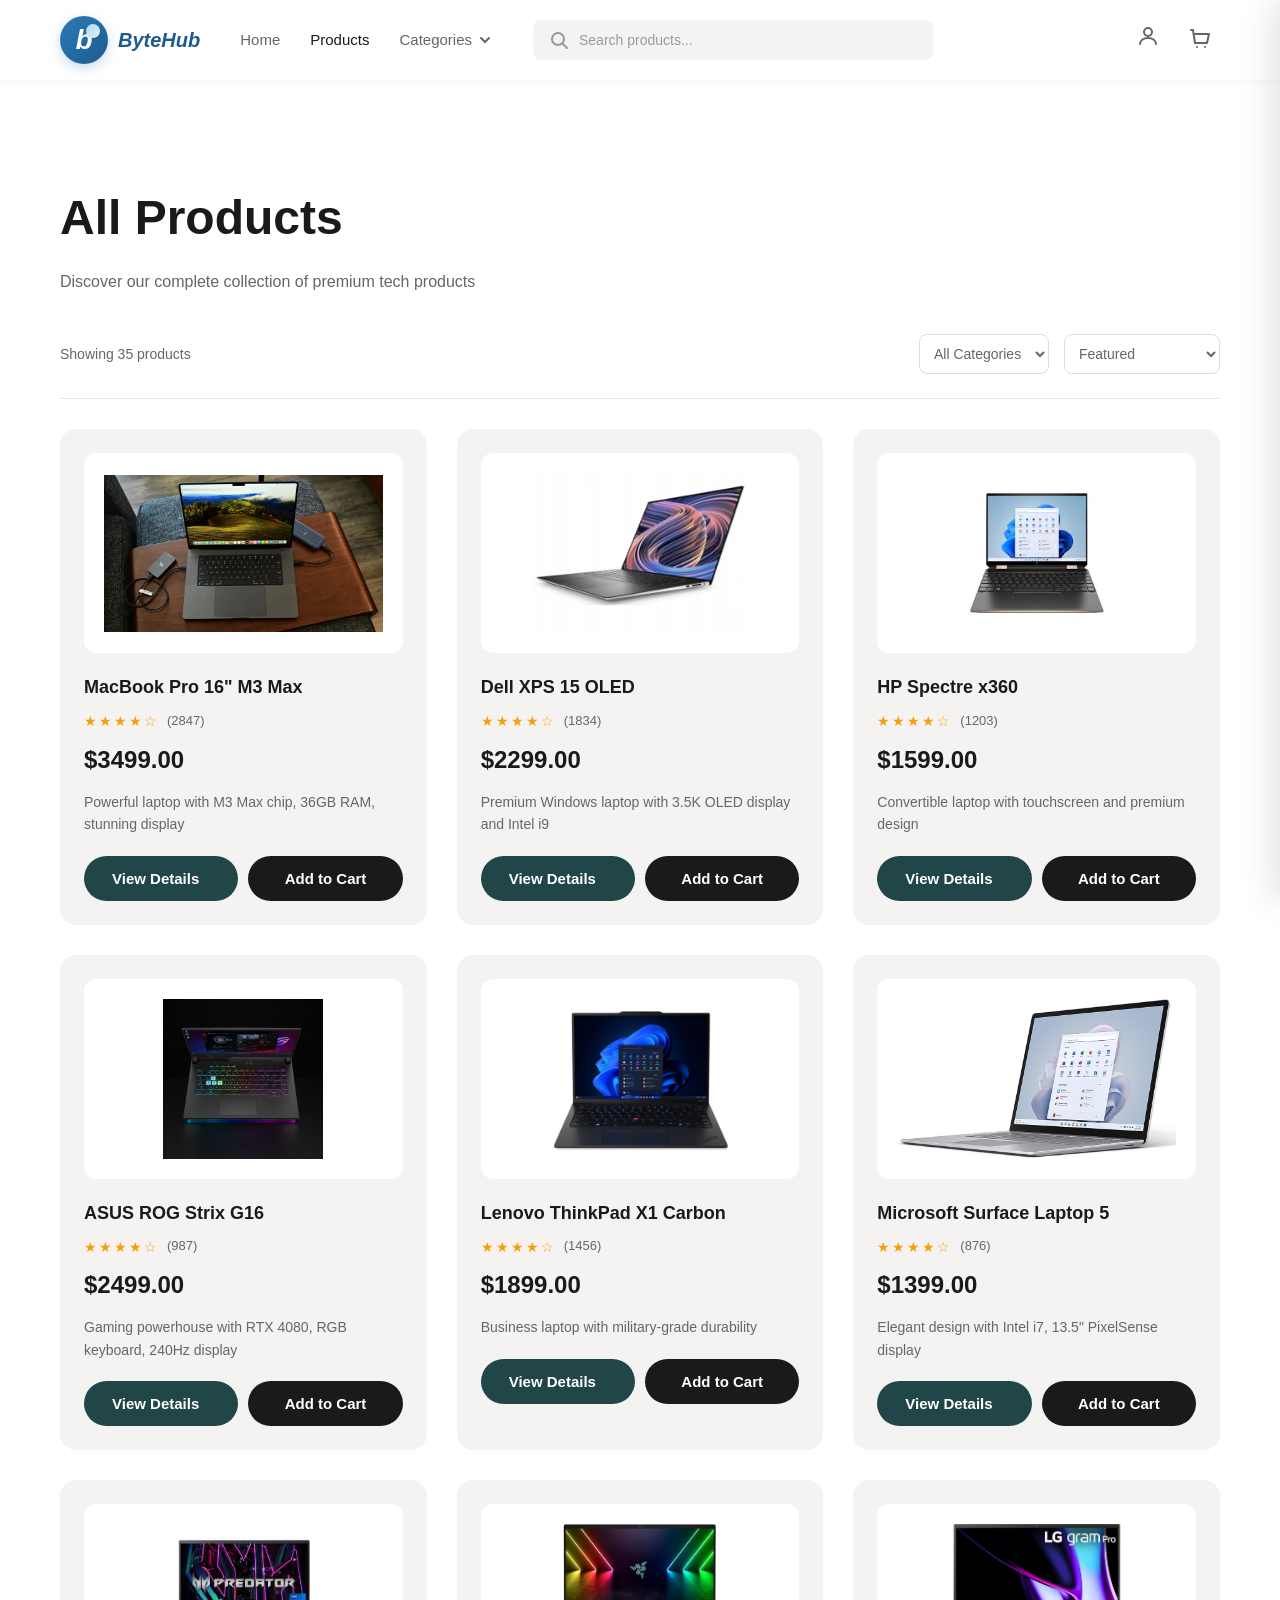
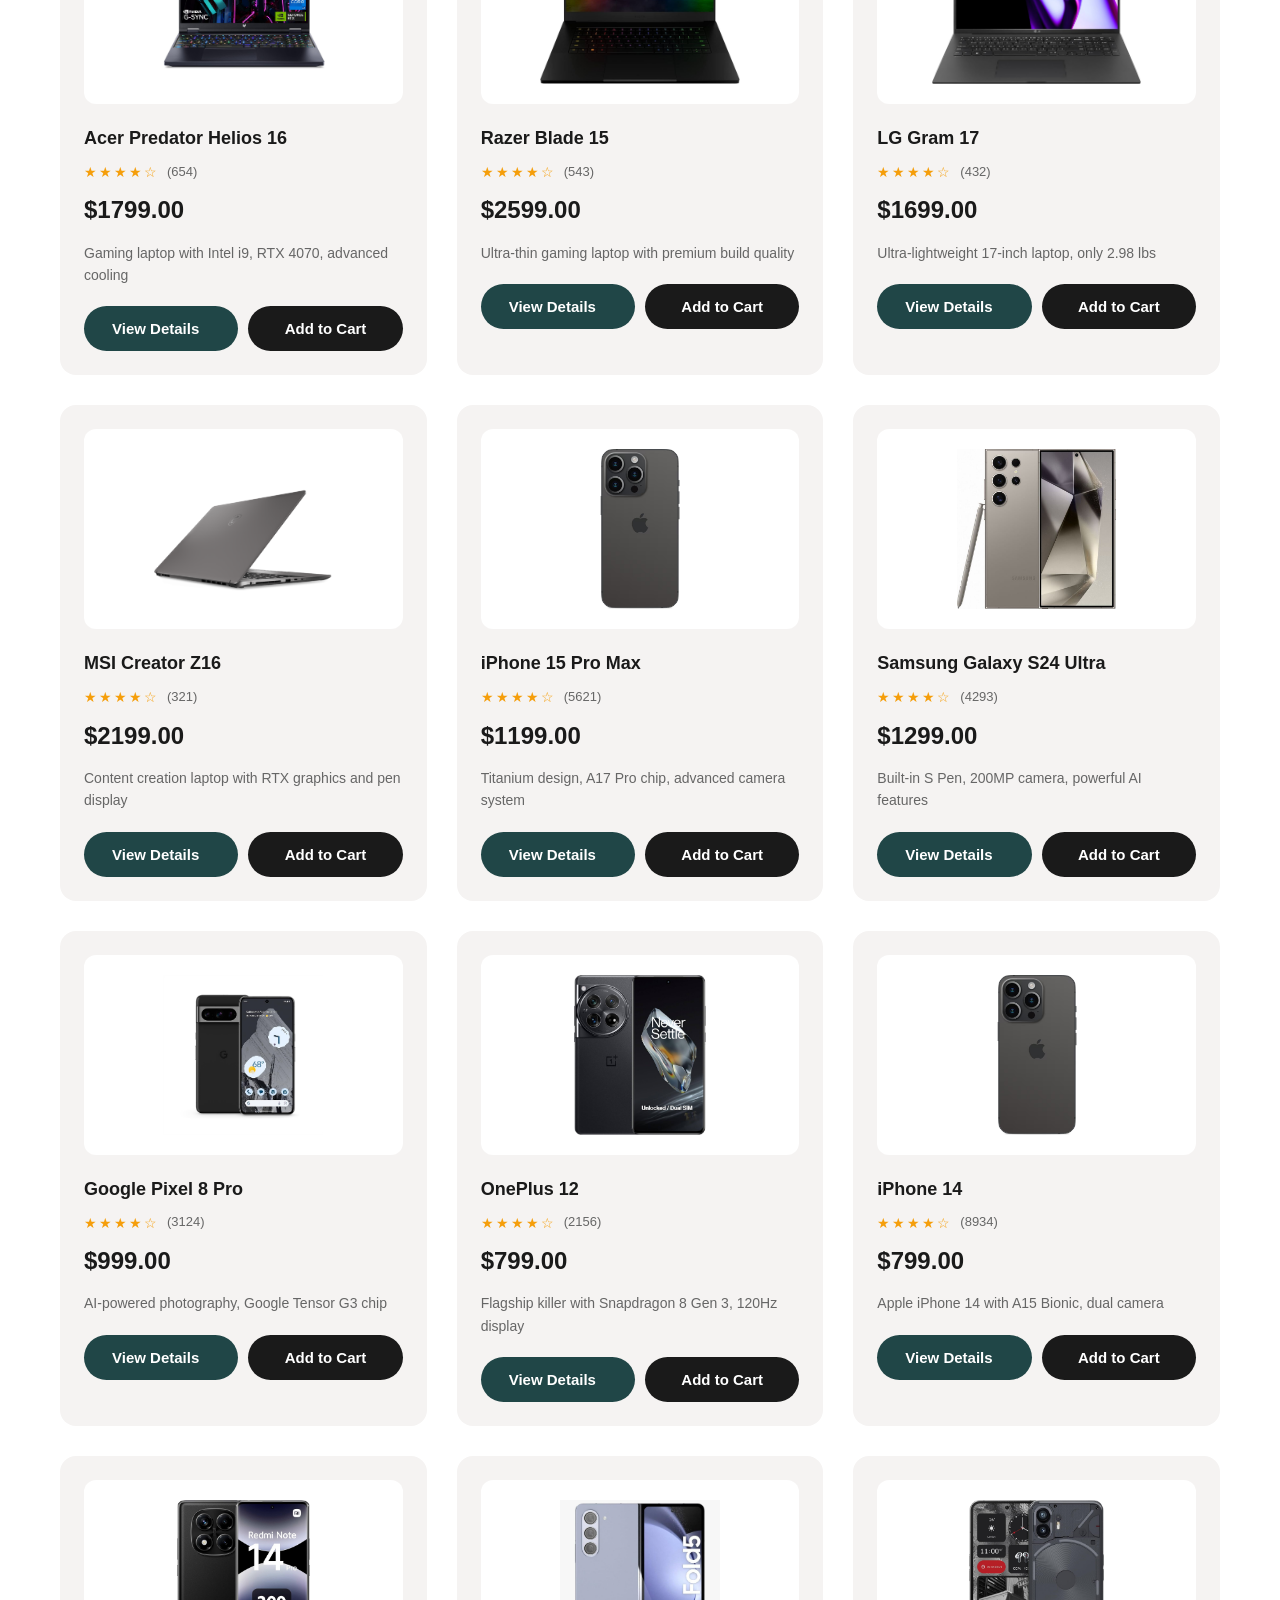
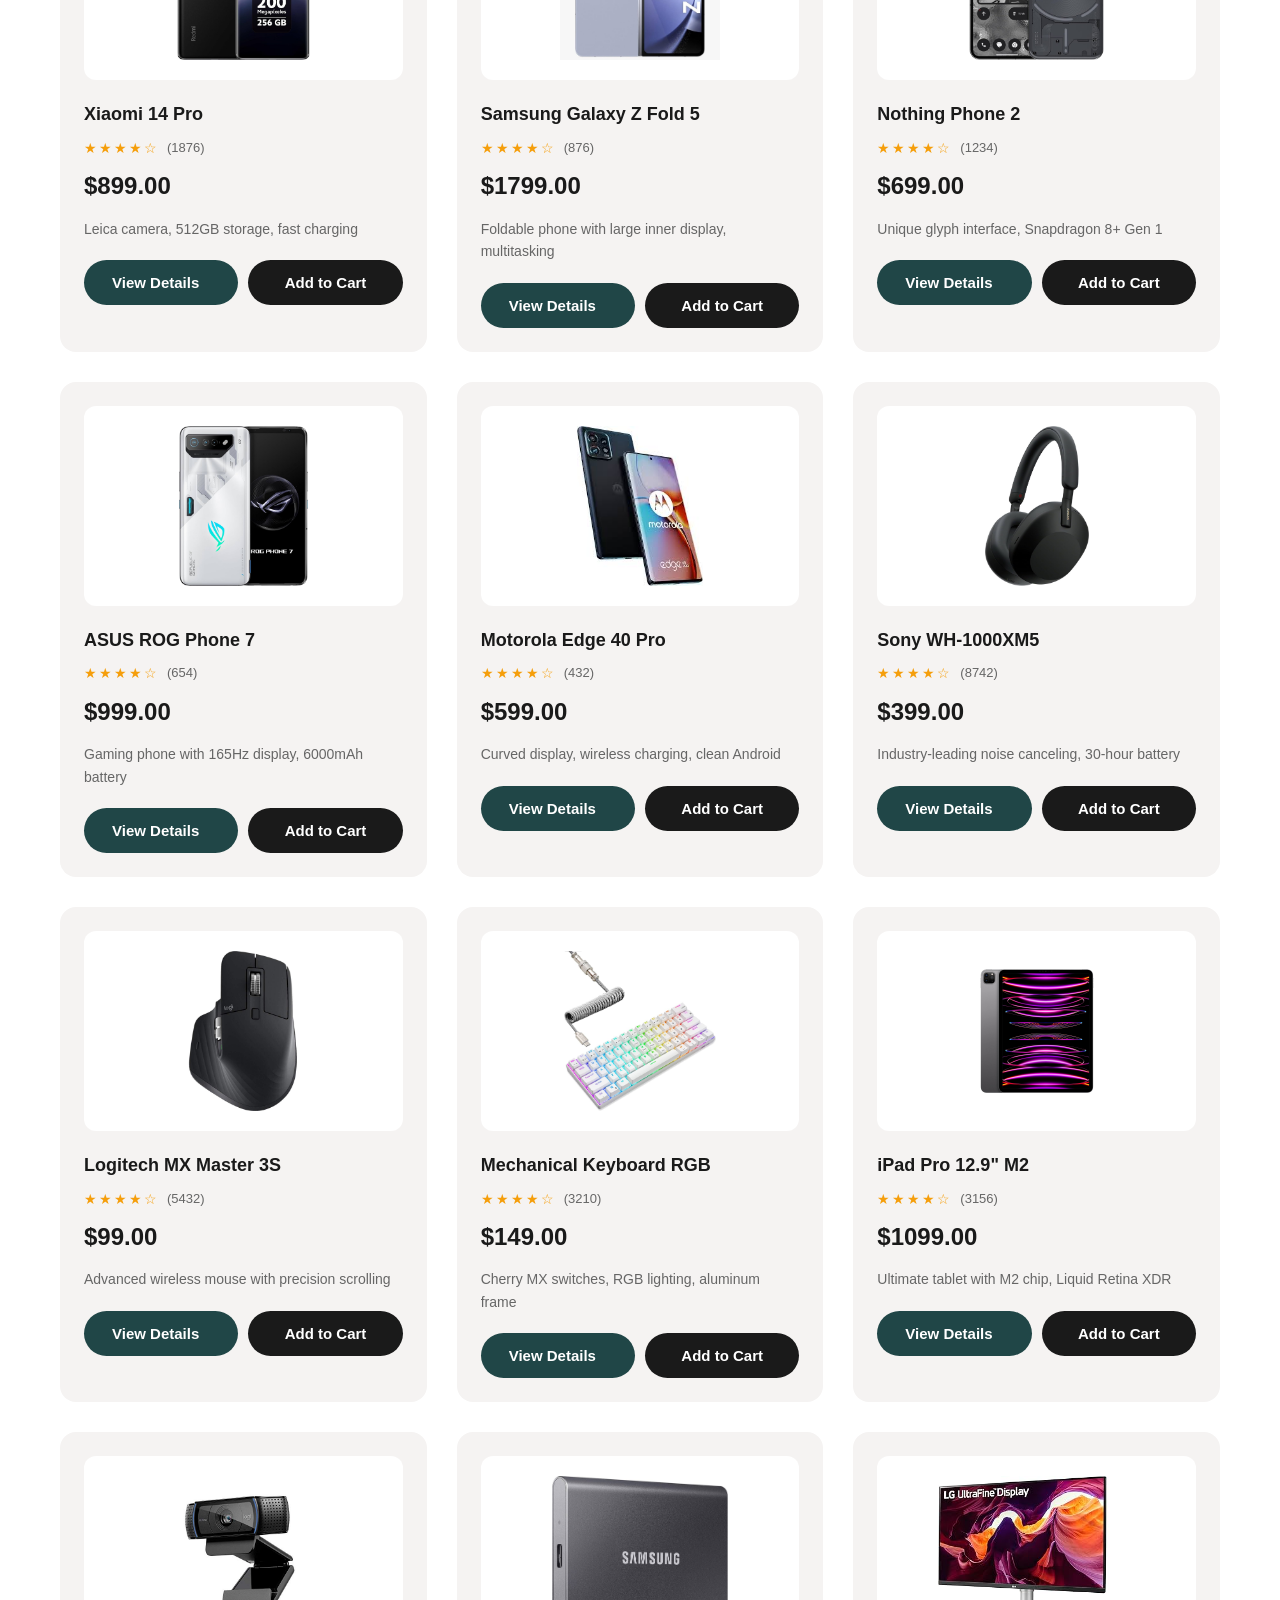
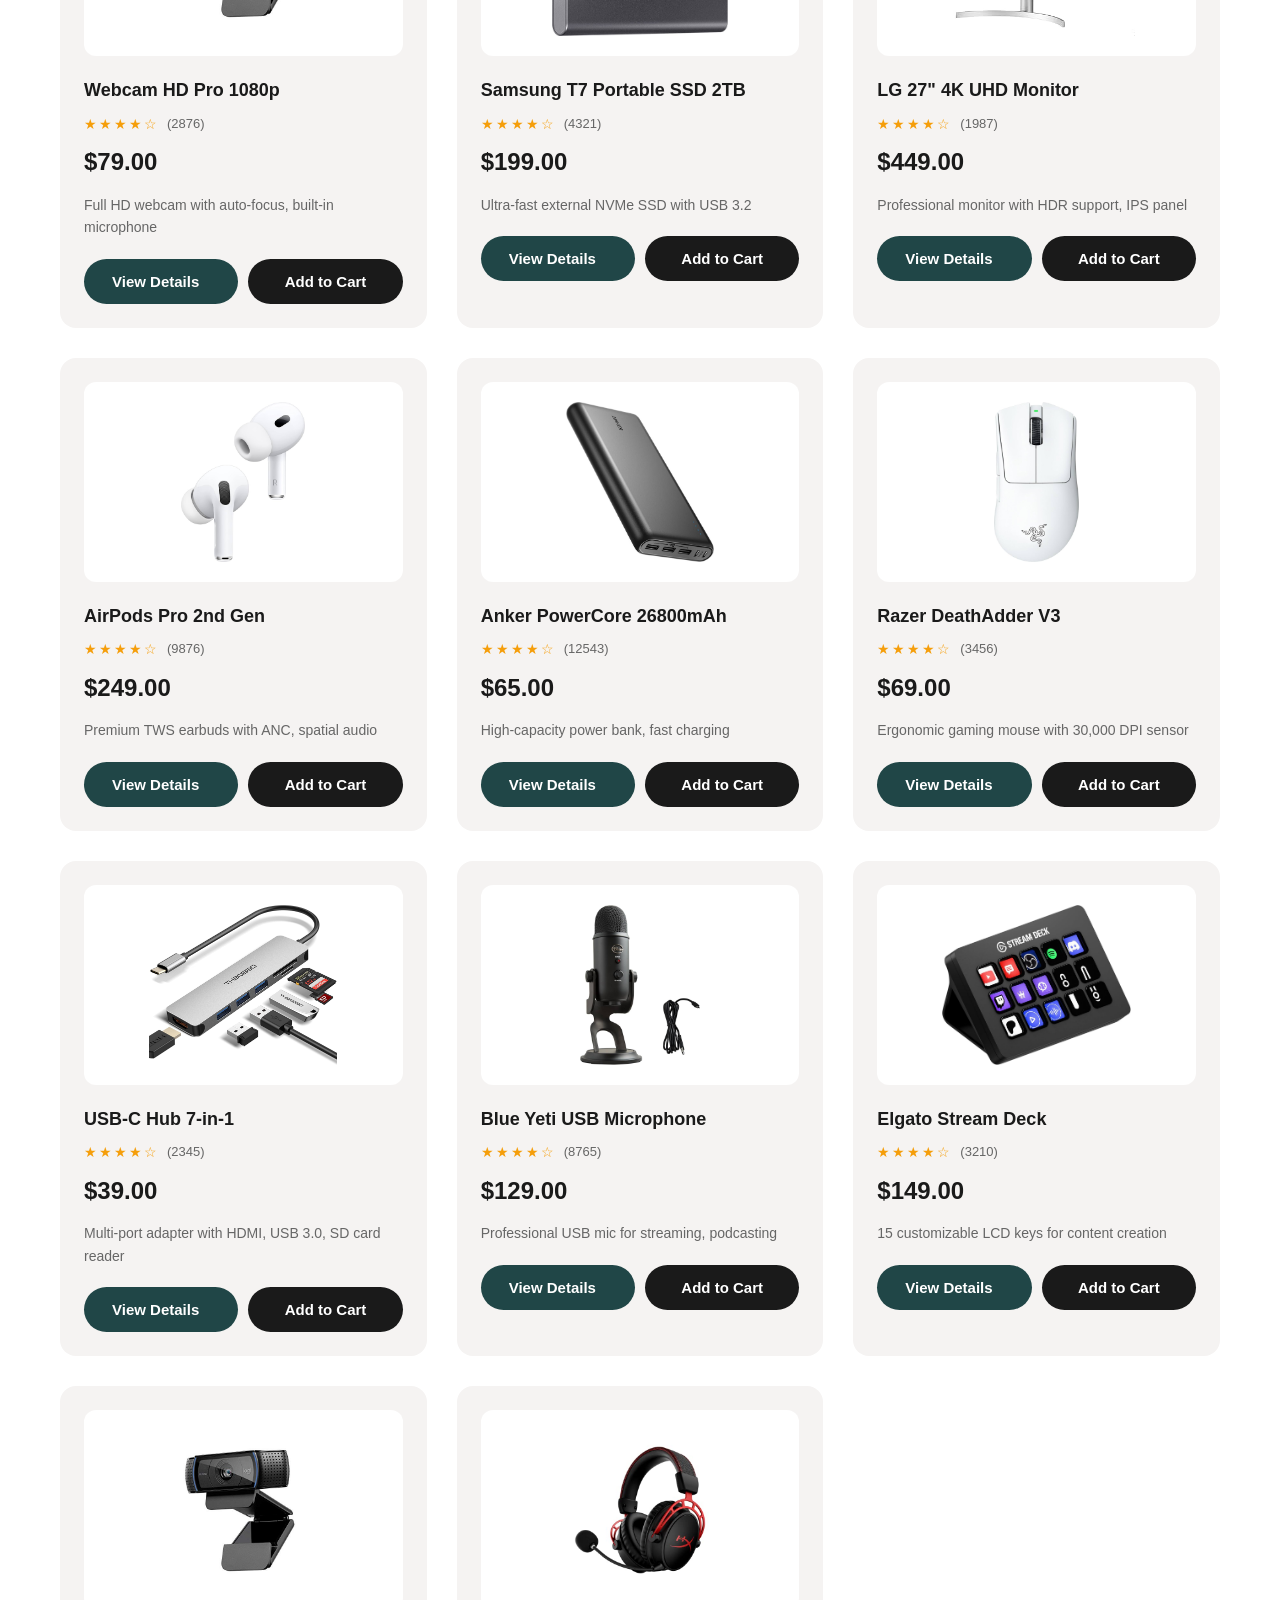
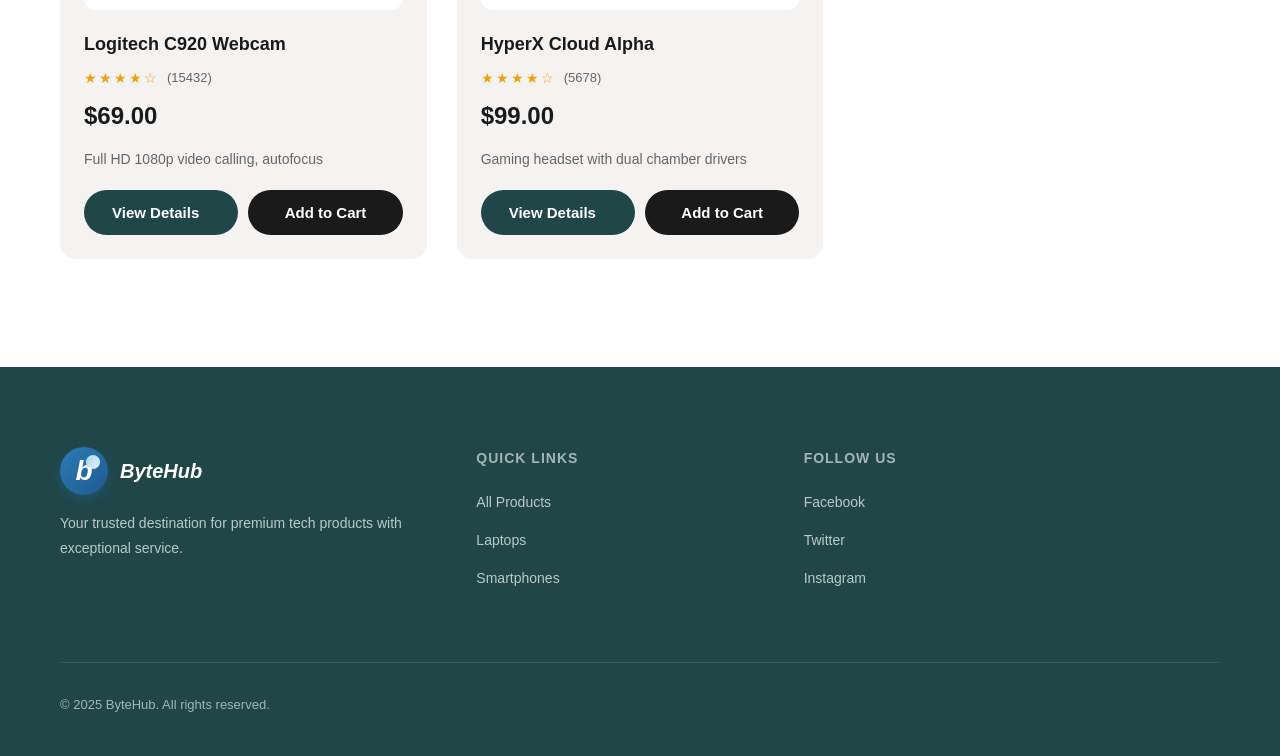
<file: product.html>
<!DOCTYPE html>
<html lang="en">

<head>
    <meta charset="UTF-8">
    <meta name="viewport" content="width=device-width, initial-scale=1.0">
    <title>Product Details - ByteHub</title>
    <link rel="stylesheet" href="styles.css">
    <script>
        // Redirect to standardized product-detail.html
        const urlParams = new URLSearchParams(window.location.search);
        const id = urlParams.get('id');
        if (id) {
            window.location.replace('product-detail.html?id=' + id);
        } else {
            window.location.replace('products.html');
        }
    </script>
</head>

<body>
    <p>Redirecting to product details...</p>
</body>

</html>
</file>
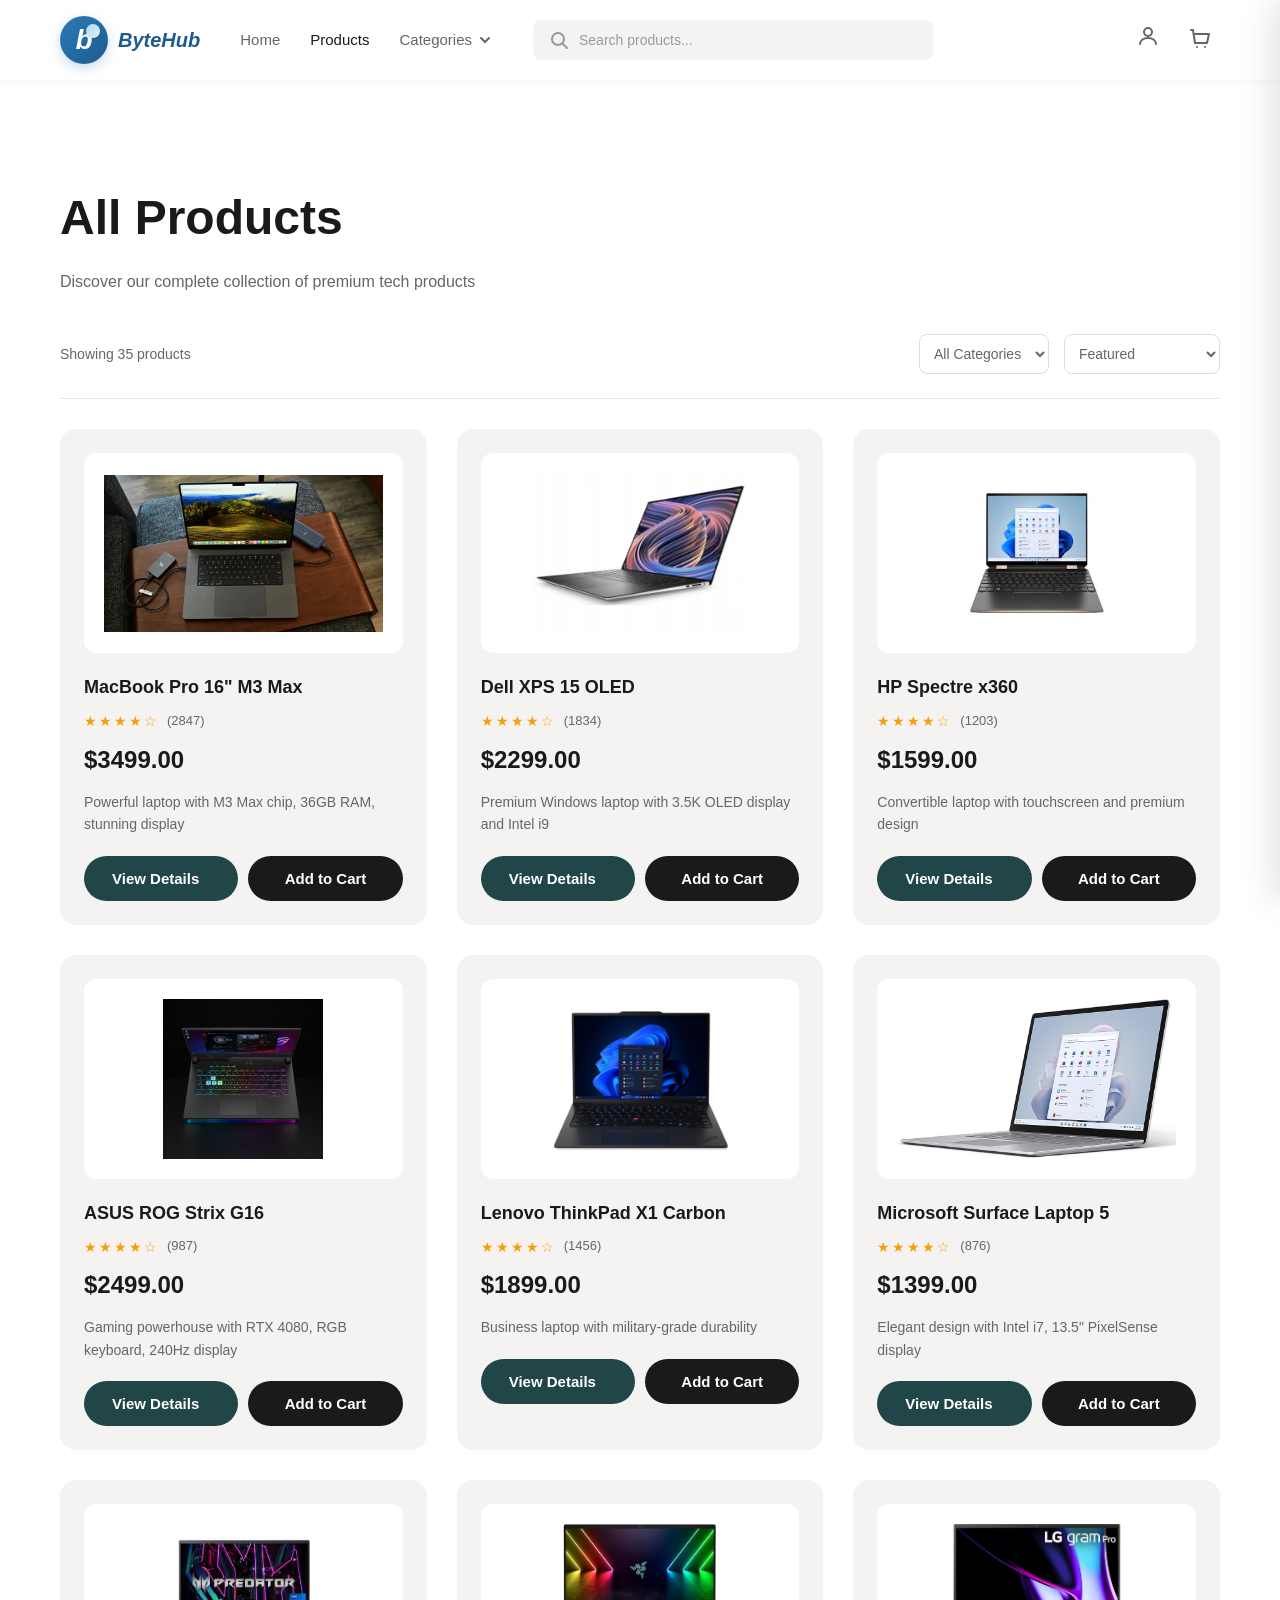
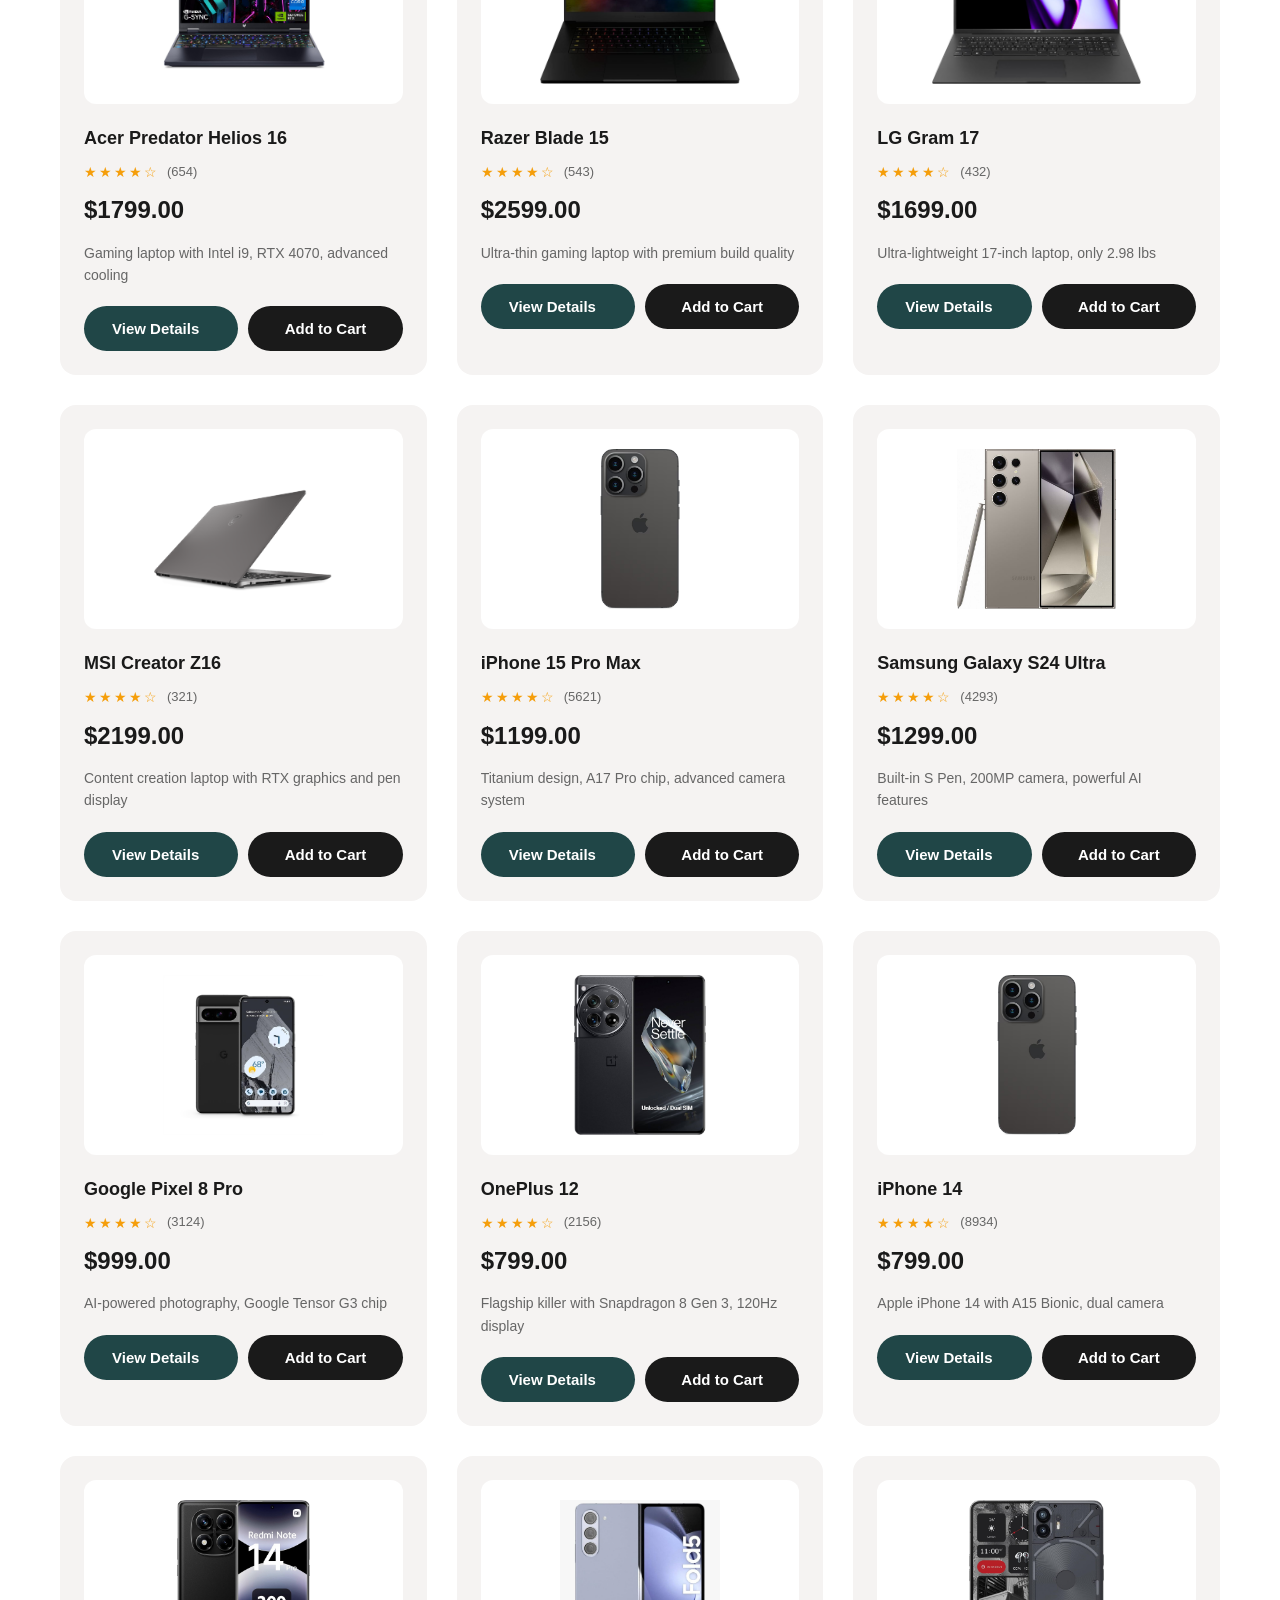
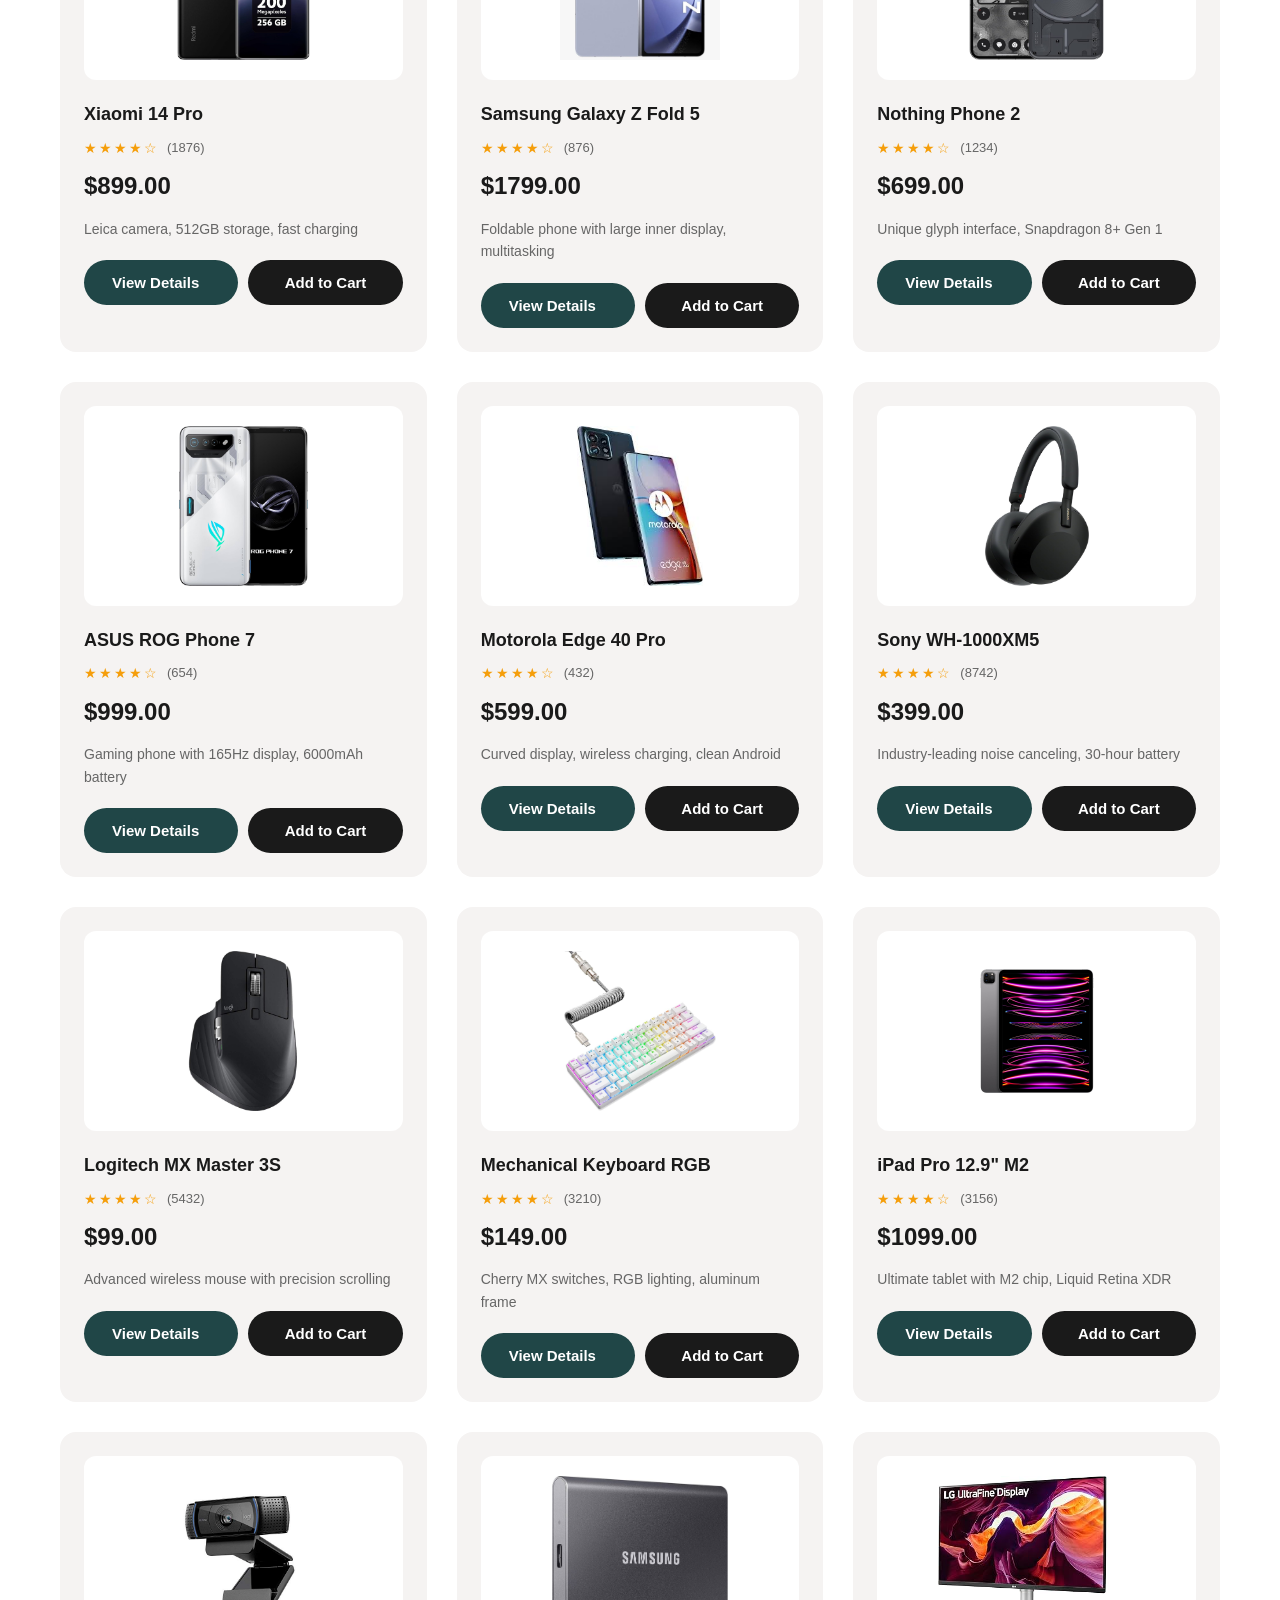
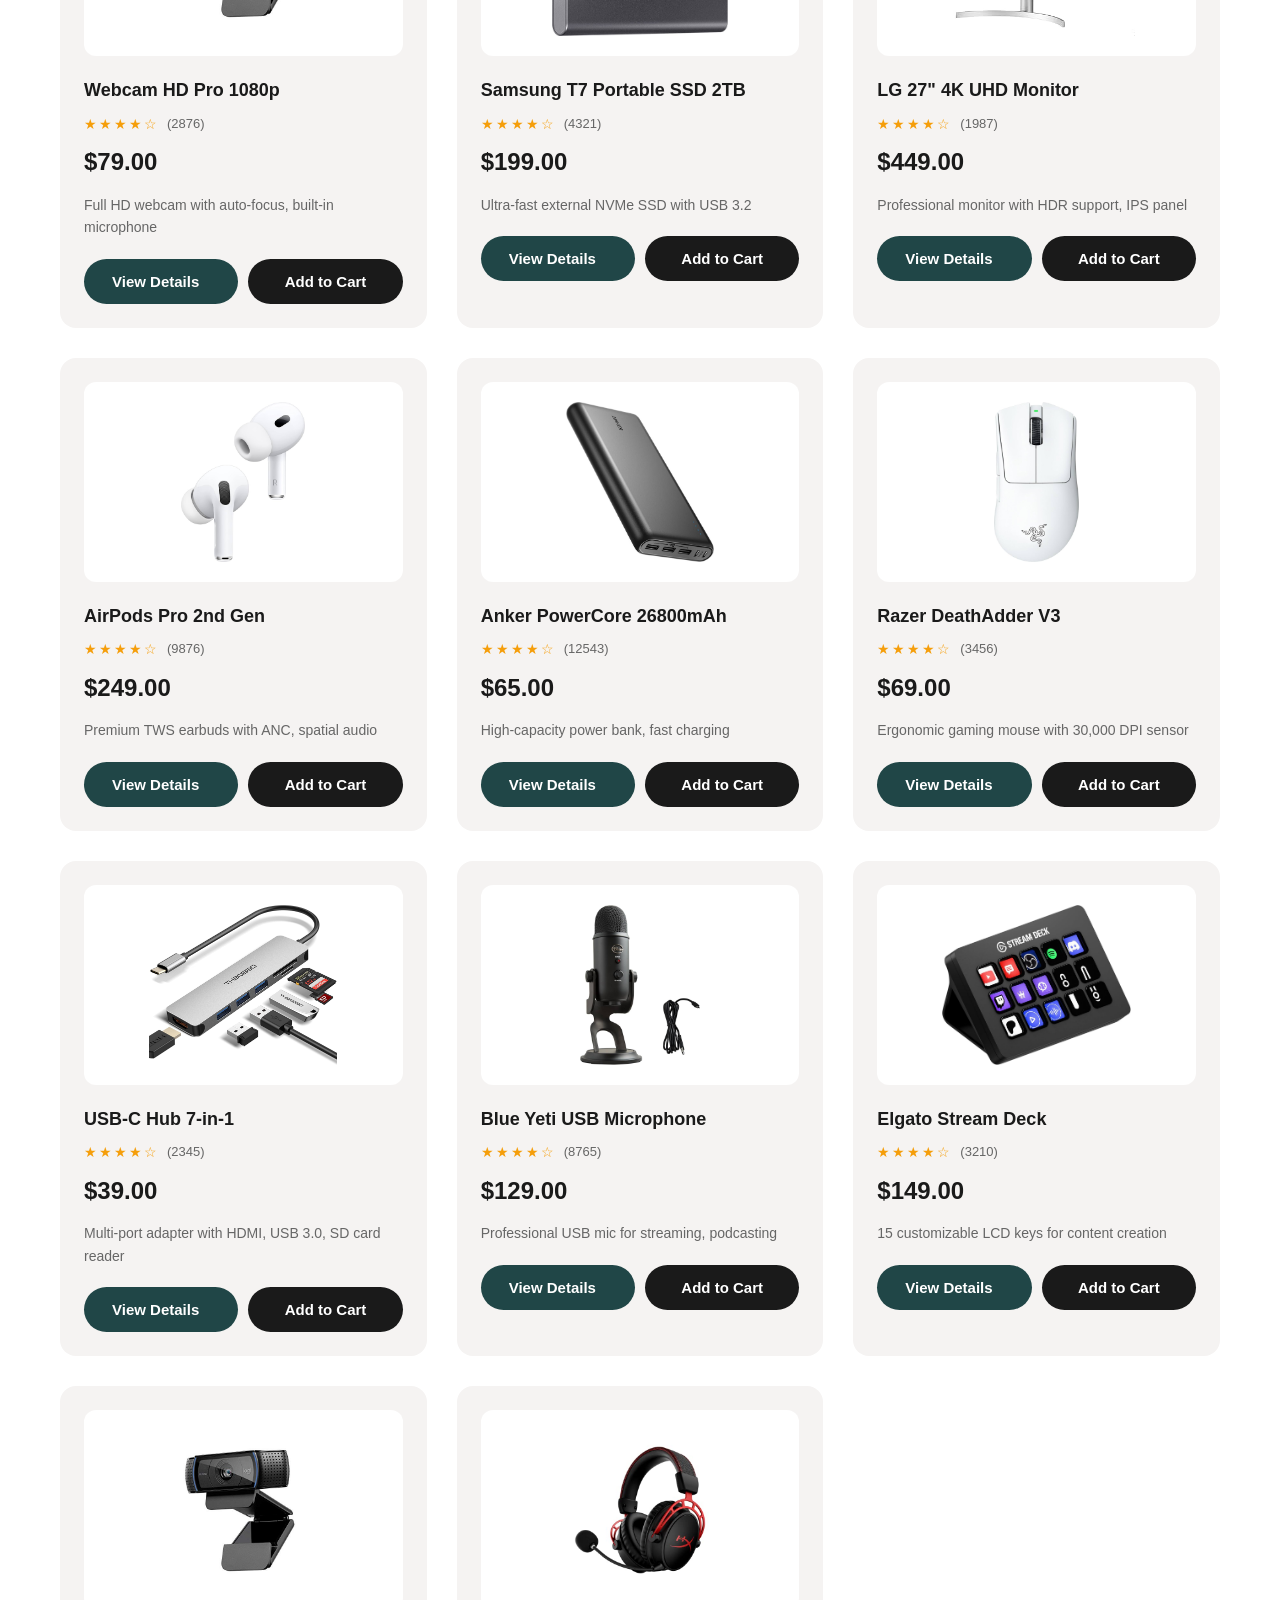
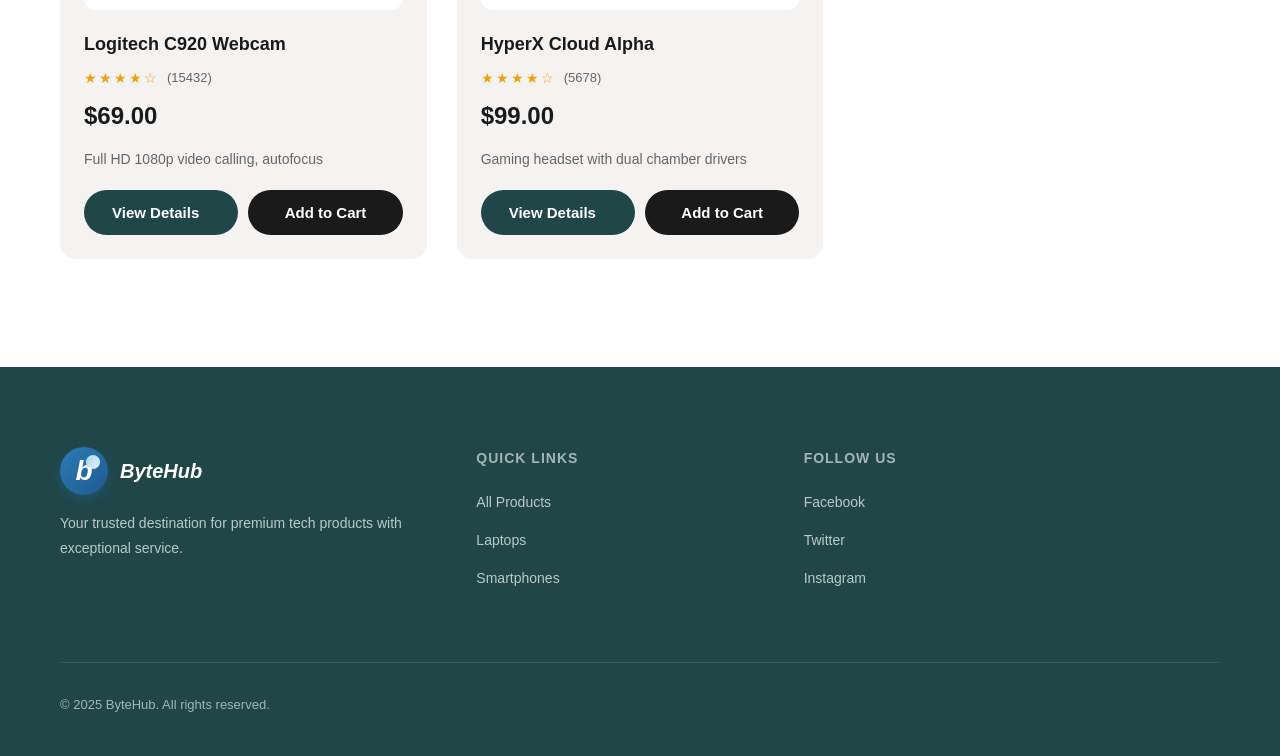
<file: products.html>
<!DOCTYPE html>
<html lang="en">

<head>
    <meta charset="UTF-8">
    <meta name="viewport" content="width=device-width, initial-scale=1.0">
    <title>All Products - ByteHub</title>
    <link rel="stylesheet" href="styles.css">
    <link rel="icon" type="image/svg+xml" href="logo.svg">
    <style>
        /* Mobile Menu */
        .mobile-menu-btn {
            display: none;
            background: none;
            border: none;
            font-size: 24px;
            cursor: pointer;
        }

        @media (max-width: 768px) {
            .mobile-menu-btn {
                display: block;
            }

            .nav {
                position: fixed;
                top: 0;
                right: -100%;
                width: 70%;
                height: 100vh;
                background: white;
                flex-direction: column;
                padding: 80px 20px;
                transition: right 0.3s ease;
                box-shadow: -5px 0 15px rgba(0, 0, 0, 0.1);
                z-index: 998;
            }

            .nav.active {
                right: 0;
            }

            .search-bar {
                display: none !important;
            }
        }
    </style>
</head>

<body>
    <!-- Header -->
    <header class="header">
        <div class="container">
            <div class="header-content">
                <a href="index.html" class="logo">
                    <div class="logo-icon" id="logoIcon"></div>
                    <span class="logo-text">ByteHub</span>
                </a>


                <nav class="nav" id="mainNav">
                    <a href="index.html" class="nav-link">Home</a>
                    <a href="products.html" class="nav-link active">Products</a>
                    <div class="dropdown">
                        <a href="#" class="nav-link dropdown-toggle">
                            Categories
                            <svg width="16" height="16" viewBox="0 0 16 16" fill="none">
                                <path d="M4 6L8 10L12 6" stroke="currentColor" stroke-width="2"
                                    stroke-linecap="round" />
                            </svg>
                        </a>
                        <div class="dropdown-menu">
                            <a href="products.html?category=laptops" class="dropdown-item">Laptops</a>
                            <a href="products.html?category=phones" class="dropdown-item">Phones</a>
                            <a href="products.html?category=accessories" class="dropdown-item">Accessories</a>
                        </div>
                    </div>
                </nav>

                <div class="search-bar">
                    <svg width="20" height="20" viewBox="0 0 20 20" fill="none">
                        <circle cx="9" cy="9" r="6" stroke="#999" stroke-width="2" />
                        <path d="M14 14L18 18" stroke="#999" stroke-width="2" stroke-linecap="round" />
                    </svg>
                    <input type="text" placeholder="Search products..." id="searchInput">
                </div>

                <div class="header-actions">
                    <a href="login.html" class="icon-btn">
                        <svg width="24" height="24" viewBox="0 0 24 24" fill="none">
                            <circle cx="12" cy="8" r="4" stroke="currentColor" stroke-width="2" />
                            <path d="M4 20C4 16 8 14 12 14C16 14 20 16 20 20" stroke="currentColor" stroke-width="2"
                                stroke-linecap="round" />
                        </svg>
                    </a>
                    <button class="icon-btn" id="cartBtn">
                        <svg width="24" height="24" viewBox="0 0 24 24" fill="none">
                            <path d="M3 3H5L7 16H19L21 7H7" stroke="currentColor" stroke-width="2"
                                stroke-linecap="round" stroke-linejoin="round" />
                            <circle cx="9" cy="20" r="1" fill="currentColor" />
                            <circle cx="17" cy="20" r="1" fill="currentColor" />
                        </svg>
                        <span id="cartCount">0</span>
                    </button>
                </div>
            </div>
        </div>
    </header>

    <!-- Cart Modal -->
    <div class="cart-modal-overlay" id="cartOverlay"></div>
    <div class="cart-modal" id="cartModal">
        <div class="cart-header">
            <h3>Shopping Cart</h3>
            <button class="cart-close" id="cartClose" aria-label="Close cart">&times;</button>
        </div>
        <div class="cart-content" id="cartContent">
            <!-- Cart items will be injected here -->
        </div>
        <div class="cart-footer">
            <div class="cart-summary">
                <span class="total-label">Subtotal:</span>
                <span id="cartTotal" class="total-amount">$0.00</span>
            </div>
            <button class="btn btn-primary" style="width: 100%;" onclick="window.location.href='backend/checkout.php'">
                Checkout
            </button>
        </div>
    </div>


    <!-- Products Page -->
    <section class="products-page">
        <div class="container">
            <div class="page-header" style="margin-bottom: 40px; margin-top: 40px;">
                <div>
                    <h1 class="page-title">All Products</h1>
                    <p class="page-description">Discover our complete collection of premium tech products</p>
                </div>
            </div>

            <div class="products-controls"
                style="display: flex; justify-content: space-between; align-items: center; margin-bottom: 30px;">
                <p class="products-count">Showing products...</p>
                <div class="products-filters" style="display: flex; gap: 15px;">
                    <select class="filter-select" id="categoryFilter"
                        style="padding: 10px; border-radius: 8px; border: 1px solid #ddd;">
                        <option value="">All Categories</option>
                        <option value="laptops">Laptops</option>
                        <option value="phones">Phones</option>
                        <option value="accessories">Accessories</option>
                    </select>
                    <select class="filter-select" id="sortFilter"
                        style="padding: 10px; border-radius: 8px; border: 1px solid #ddd;">
                        <option value="featured">Featured</option>
                        <option value="price-low">Price: Low to High</option>
                        <option value="price-high">Price: High to Low</option>
                        <option value="rating">Top Rated</option>
                    </select>
                </div>
            </div>

            <div class="products-grid" id="productsGrid"
                style="display: grid; grid-template-columns: repeat(auto-fill, minmax(280px, 1fr)); gap: 30px;">
                <!-- Products will be populated by JavaScript -->
                <p style="text-align: center; grid-column: 1/-1; padding: 40px;">Loading products...</p>
            </div>
        </div>
    </section>

    <!-- Footer -->
    <footer class="footer">
        <div class="container">
            <div class="footer-content">
                <div class="footer-col">
                    <div class="footer-logo">
                        <div class="footer-logo-icon"></div>
                        <span class="footer-logo-text">ByteHub</span>
                    </div>
                    <p class="footer-description">Your trusted destination for premium tech products with exceptional
                        service.</p>
                </div>

                <div class="footer-col">
                    <h3 class="footer-heading">Quick Links</h3>
                    <ul class="footer-links">
                        <li><a href="products.html">All Products</a></li>
                        <li><a href="products.html?category=laptops">Laptops</a></li>
                        <li><a href="products.html?category=phones">Smartphones</a></li>
                    </ul>
                </div>

                <div class="footer-col">
                    <h3 class="footer-heading">Follow Us</h3>
                    <ul class="footer-links">
                        <li><a href="#">Facebook</a></li>
                        <li><a href="#">Twitter</a></li>
                        <li><a href="#">Instagram</a></li>
                    </ul>
                </div>
            </div>

            <div class="footer-bottom">
                <p>&copy; 2025 ByteHub. All rights reserved.</p>
            </div>
        </div>
    </footer>

    <script src="cart-handler.js"></script>
    <script src="products.js"></script>
</body>


</html>
</file>
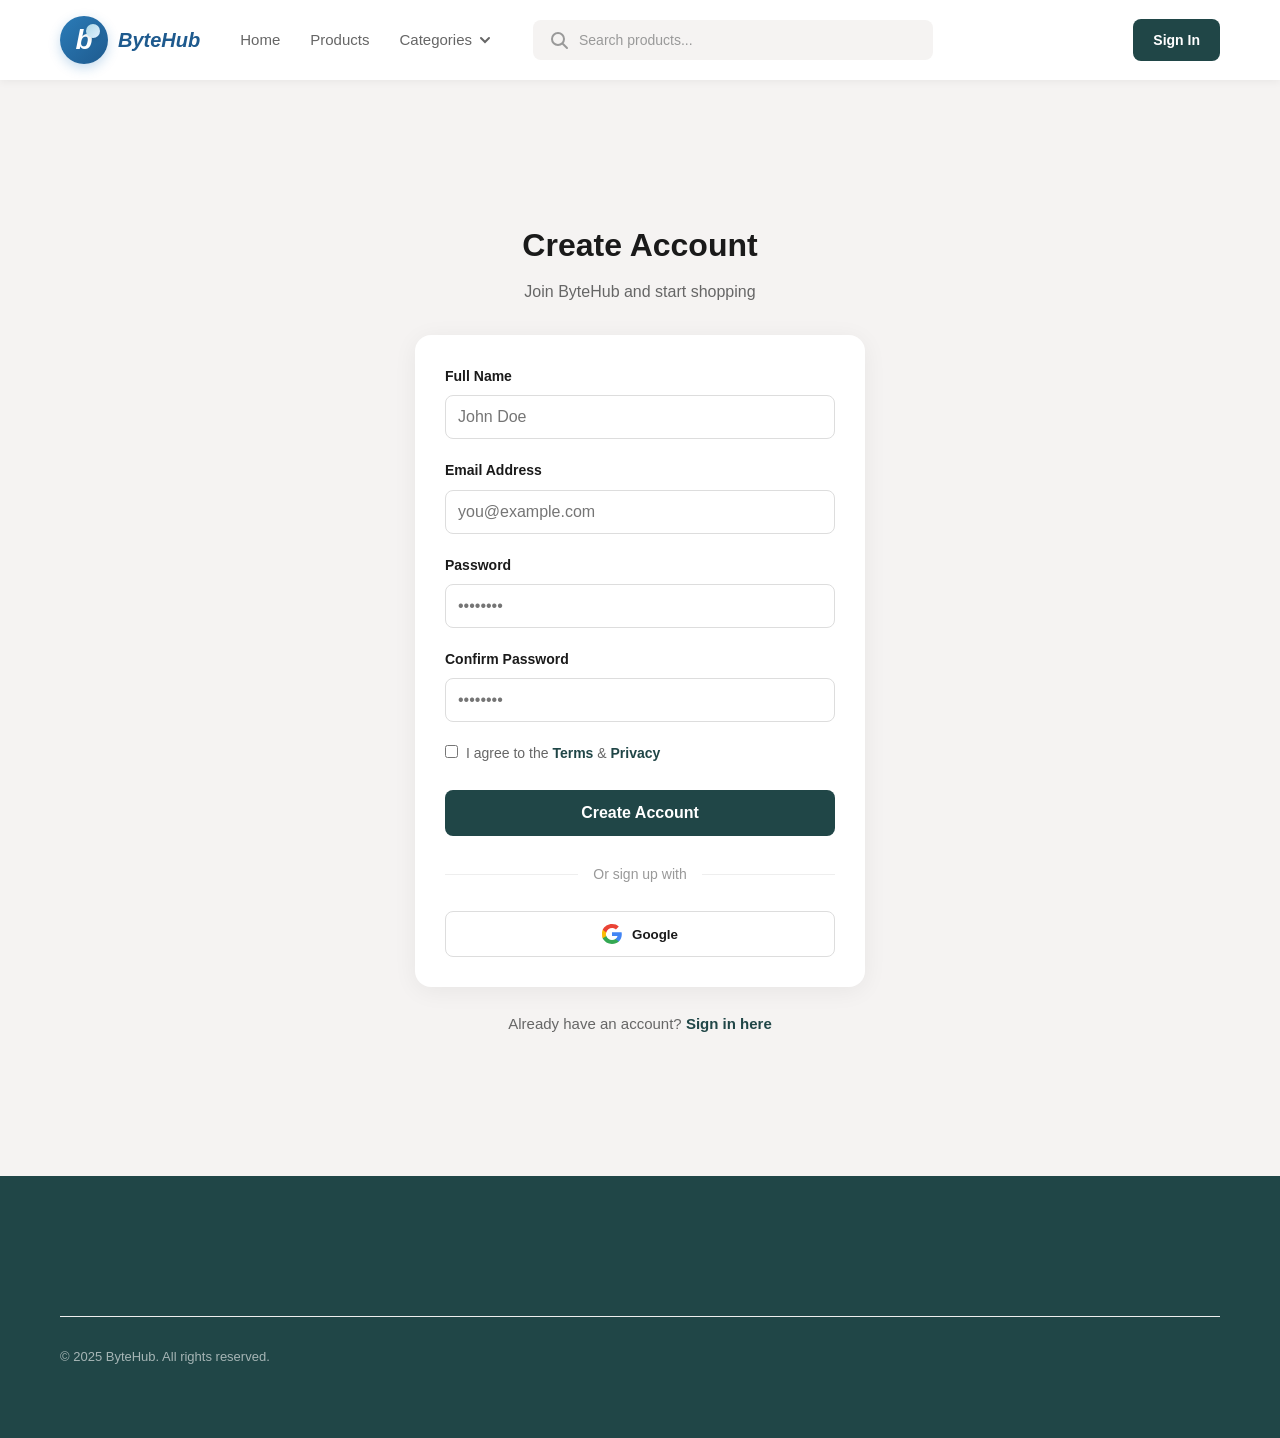
<file: signup-new.html>
<!DOCTYPE html>
<html lang="en">

<head>
    <meta charset="UTF-8">
    <meta name="viewport" content="width=device-width, initial-scale=1.0">
    <title>Sign Up - ByteHub</title>
    <link rel="stylesheet" href="styles.css">
    <link rel="icon" type="image/svg+xml" href="logo.svg">
</head>

<body>
    <!-- Header -->
    <header class="header">
        <div class="container">
            <div class="header-content">
                <a href="index.html" class="logo">
                    <div class="logo-icon" id="logoIcon"></div>
                    <span class="logo-text">ByteHub</span>
                </a>

                <nav class="nav">
                    <a href="index.html" class="nav-link">Home</a>
                    <a href="products.html" class="nav-link">Products</a>
                    <div class="dropdown">
                        <a href="#" class="nav-link dropdown-toggle">
                            Categories
                            <svg width="16" height="16" viewBox="0 0 16 16" fill="none">
                                <path d="M4 6L8 10L12 6" stroke="currentColor" stroke-width="2"
                                    stroke-linecap="round" />
                            </svg>
                        </a>
                        <div class="dropdown-menu">
                            <a href="products.html?category=laptops" class="dropdown-item">Laptops</a>
                            <a href="products.html?category=phones" class="dropdown-item">Phones</a>
                            <a href="products.html?category=accessories" class="dropdown-item">Accessories</a>
                        </div>
                    </div>
                </nav>

                <div class="search-bar">
                    <svg width="20" height="20" viewBox="0 0 20 20" fill="none">
                        <circle cx="9" cy="9" r="6" stroke="#999" stroke-width="2" />
                        <path d="M14 14L18 18" stroke="#999" stroke-width="2" stroke-linecap="round" />
                    </svg>
                    <input type="text" placeholder="Search products...">
                </div>

                <div class="header-actions">
                    <a href="login.html" class="btn btn-primary"
                        style="padding: 10px 20px; border-radius: 8px; font-size: 14px; text-decoration: none; color: white;">
                        Sign In
                    </a>
                </div>
            </div>
        </div>
    </header>

    <!-- Signup Section -->
    <section class="login-page">
        <div class="container">
            <div class="login-container" style="max-width: 450px; margin: 60px auto;">
                <div class="login-header" style="text-align: center; margin-bottom: 30px;">
                    <h1>Create Account</h1>
                    <p>Join ByteHub and start shopping</p>
                </div>

                <div class="login-card"
                    style="background: white; padding: 30px; border-radius: 16px; box-shadow: 0 4px 24px rgba(0,0,0,0.06);">
                    <form class="login-form" id="signupForm">
                        <div class="form-group" style="margin-bottom: 20px;">
                            <label for="fullname">Full Name</label>
                            <input type="text" id="fullname" placeholder="John Doe" required
                                style="width: 100%; padding: 12px; border: 1px solid #ddd; border-radius: 8px;">
                        </div>

                        <div class="form-group" style="margin-bottom: 20px;">
                            <label for="email">Email Address</label>
                            <input type="email" id="email" placeholder="you@example.com" required
                                style="width: 100%; padding: 12px; border: 1px solid #ddd; border-radius: 8px;">
                        </div>

                        <div class="form-group" style="margin-bottom: 20px;">
                            <label for="password">Password</label>
                            <div class="password-input" style="position: relative;">
                                <input type="password" id="password" placeholder="••••••••" required
                                    style="width: 100%; padding: 12px; border: 1px solid #ddd; border-radius: 8px;">
                            </div>
                        </div>

                        <div class="form-group" style="margin-bottom: 20px;">
                            <label for="confirm">Confirm Password</label>
                            <div class="password-input" style="position: relative;">
                                <input type="password" id="confirm" placeholder="••••••••" required
                                    style="width: 100%; padding: 12px; border: 1px solid #ddd; border-radius: 8px;">
                            </div>
                        </div>

                        <div class="form-options" style="margin-bottom: 25px;">
                            <label class="checkbox-label"
                                style="display: flex; align-items: flex-start; gap: 8px; cursor: pointer; font-size: 14px; color: #666;">
                                <input type="checkbox" required style="margin-top: 3px;">
                                <span>I agree to the <a href="#"
                                        style="color: #204647; text-decoration: none; font-weight: 600;">Terms</a> & <a
                                        href="#"
                                        style="color: #204647; text-decoration: none; font-weight: 600;">Privacy</a></span>
                            </label>
                        </div>

                        <button type="submit" class="btn btn-primary btn-block"
                            style="width: 100%; padding: 14px; border-radius: 8px;">Create Account</button>
                    </form>

                    <div class="divider" style="text-align: center; margin: 25px 0; position: relative;">
                        <span
                            style="background: white; padding: 0 15px; color: #999; position: relative; z-index: 1;">Or
                            sign up with</span>
                        <div
                            style="position: absolute; top: 50%; left: 0; width: 100%; height: 1px; background: #eee; z-index: 0;">
                        </div>
                    </div>

                    <div class="social-login">
                        <button class="social-btn"
                            style="width: 100%; display: flex; align-items: center; justify-content: center; gap: 10px; padding: 12px; border: 1px solid #ddd; border-radius: 8px; background: white; cursor: pointer;">
                            <svg width="20" height="20" viewBox="0 0 20 20" fill="none">
                                <path
                                    d="M19.8 10.2c0-.7-.1-1.4-.2-2H10v3.8h5.5c-.2 1.2-1 2.2-2.1 2.9v2.5h3.4c2-1.8 3-4.5 3-7.2z"
                                    fill="#4285F4" />
                                <path
                                    d="M10 20c2.8 0 5.2-.9 6.9-2.5l-3.4-2.5c-.9.6-2.1 1-3.5 1-2.7 0-5-1.8-5.8-4.3H.7v2.6C2.4 17.8 6 20 10 20z"
                                    fill="#34A853" />
                                <path
                                    d="M4.2 12.2c-.2-.6-.3-1.2-.3-1.9s.1-1.3.3-1.9V5.8H.7C.3 6.9 0 8 0 10s.3 3.1.7 4.2l3.5-2z"
                                    fill="#FBBC05" />
                                <path
                                    d="M10 4c1.5 0 2.9.5 3.9 1.5l2.9-2.9C15.2.8 12.8 0 10 0 6 0 2.4 2.2.7 5.8l3.5 2.7C5 5.8 7.3 4 10 4z"
                                    fill="#EA4335" />
                            </svg>
                            <span>Google</span>
                        </button>
                    </div>
                </div>

                <p class="signup-link" style="text-align: center; margin-top: 25px; color: #666;">
                    Already have an account? <a href="login.html"
                        style="color: #204647; font-weight: 700; text-decoration: none;">Sign in here</a>
                </p>
            </div>
        </div>
    </section>

    <!-- Footer -->
    <footer class="footer">
        <div class="container">
            <div class="footer-bottom"
                style="text-align: center; padding: 30px 0; border-top: 1px solid #eee; margin-top: 60px;">
                <p>&copy; 2025 ByteHub. All rights reserved.</p>
            </div>
        </div>
    </footer>

    <script src="auth-script.js"></script>
</body>

</html>
</file>
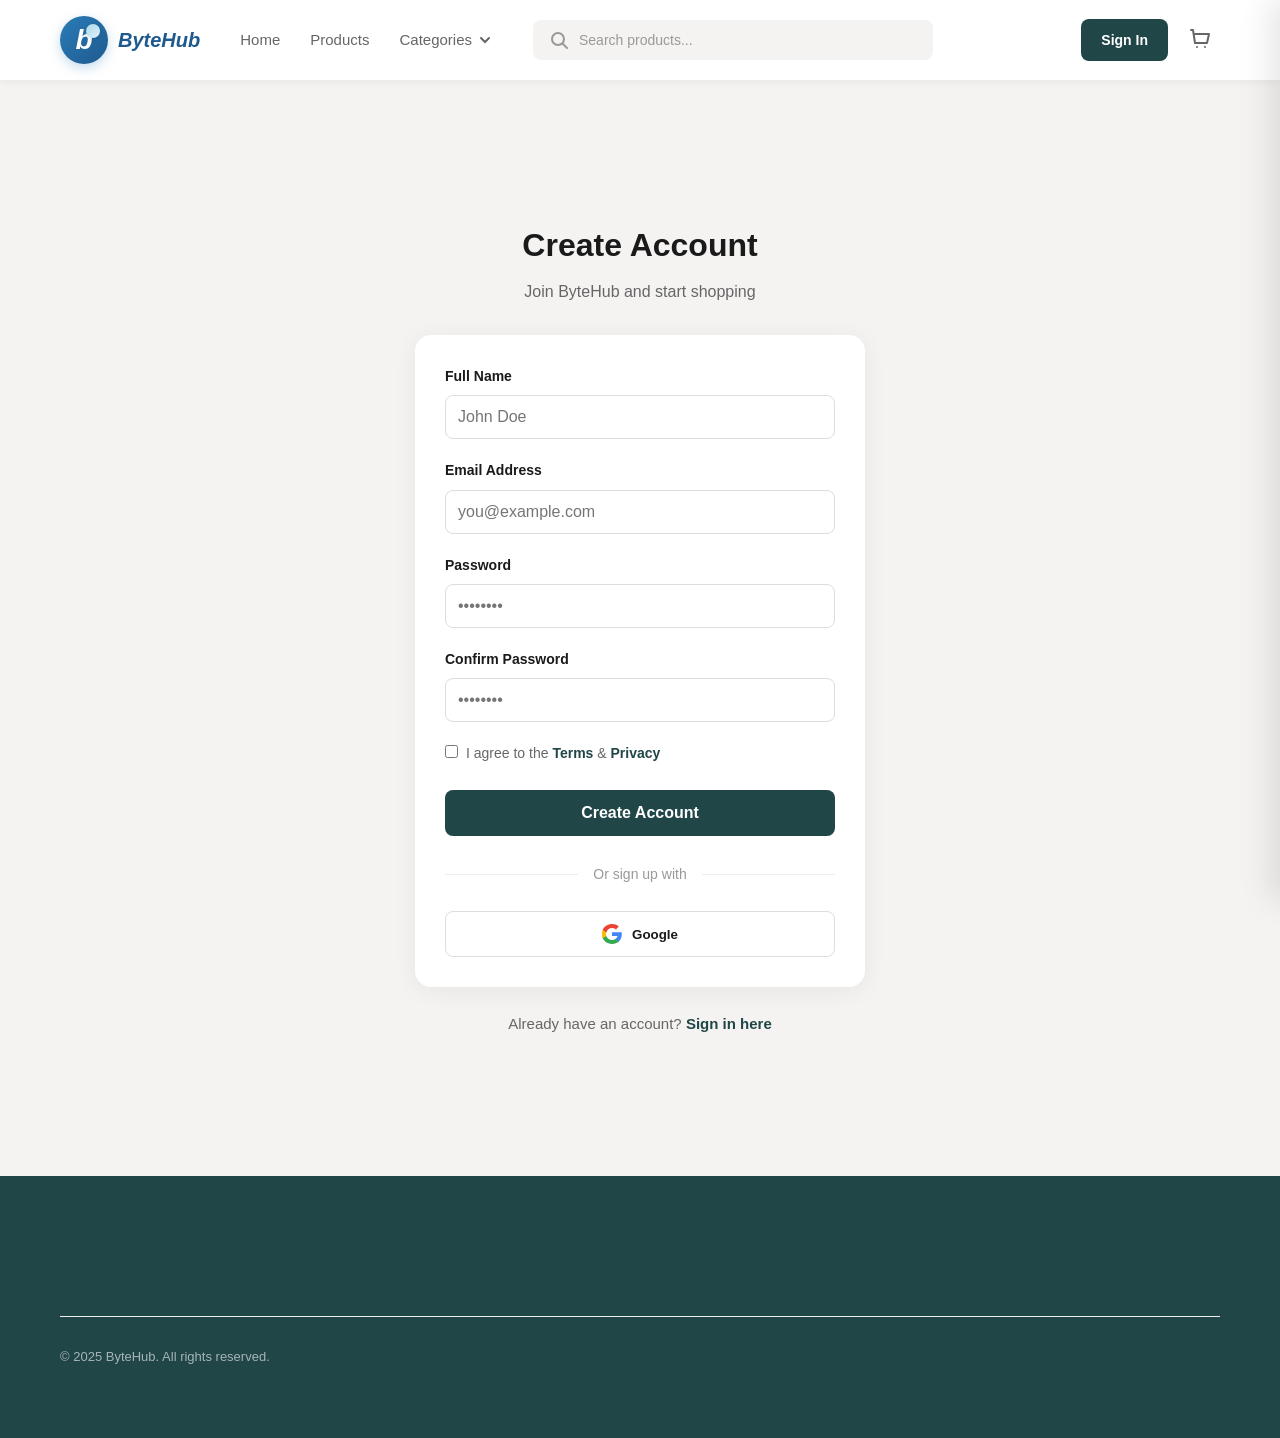
<file: signup.html>
<!DOCTYPE html>
<html lang="en">

<head>
    <meta charset="UTF-8">
    <meta name="viewport" content="width=device-width, initial-scale=1.0">
    <title>Sign Up - ByteHub</title>
    <link rel="stylesheet" href="styles.css">
    <link rel="icon" type="image/svg+xml" href="logo.svg">
</head>

<body>
    <!-- Header -->
    <header class="header">
        <div class="container">
            <div class="header-content">
                <a href="index.html" class="logo">
                    <div class="logo-icon" id="logoIcon"></div>
                    <span class="logo-text">ByteHub</span>
                </a>

                <nav class="nav">
                    <a href="index.html" class="nav-link">Home</a>
                    <a href="products.html" class="nav-link">Products</a>
                    <div class="dropdown">
                        <a href="#" class="nav-link dropdown-toggle">
                            Categories
                            <svg width="16" height="16" viewBox="0 0 16 16" fill="none">
                                <path d="M4 6L8 10L12 6" stroke="currentColor" stroke-width="2"
                                    stroke-linecap="round" />
                            </svg>
                        </a>
                        <div class="dropdown-menu">
                            <a href="products.html?category=laptops" class="dropdown-item">Laptops</a>
                            <a href="products.html?category=phones" class="dropdown-item">Phones</a>
                            <a href="products.html?category=accessories" class="dropdown-item">Accessories</a>
                        </div>
                    </div>
                </nav>

                <div class="search-bar">
                    <svg width="20" height="20" viewBox="0 0 20 20" fill="none">
                        <circle cx="9" cy="9" r="6" stroke="#999" stroke-width="2" />
                        <path d="M14 14L18 18" stroke="#999" stroke-width="2" stroke-linecap="round" />
                    </svg>
                    <input type="text" placeholder="Search products...">
                </div>

                <div class="header-actions">
                    <a href="login.html" class="btn btn-primary"
                        style="padding: 10px 20px; border-radius: 8px; font-size: 14px; text-decoration: none; color: white;">
                        Sign In
                    </a>
                    <button class="icon-btn" id="cartBtn" style="position: relative;">
                        <svg width="24" height="24" viewBox="0 0 24 24" fill="none">
                            <path d="M3 3H5L7 16H19L21 7H7" stroke="currentColor" stroke-width="2"
                                stroke-linecap="round" stroke-linejoin="round" />
                            <circle cx="9" cy="20" r="1" fill="currentColor" />
                            <circle cx="17" cy="20" r="1" fill="currentColor" />
                        </svg>
                        <span id="cartCount" class="cart-badge" style="display: none;">0</span>
                    </button>

                </div>
            </div>
        </div>
    </header>

    <!-- Cart Modal Overlay -->
    <div class="cart-modal-overlay" id="cartOverlay"></div>

    <!-- Cart Modal -->
    <div class="cart-modal" id="cartModal">
        <div class="cart-header">
            <h3>Shopping Cart</h3>
            <button class="cart-close" id="cartClose" aria-label="Close cart">&times;</button>
        </div>
        <div class="cart-content" id="cartContent">
            <!-- Cart items will be injected here -->
        </div>
        <div class="cart-footer">
            <div class="cart-summary">
                <span class="total-label">Subtotal:</span>
                <span id="cartTotal" class="total-amount">$0.00</span>
            </div>
            <button class="btn btn-primary" style="width: 100%;" onclick="window.location.href='backend/checkout.php'">
                Checkout
            </button>
        </div>
    </div>

    <!-- Signup Section -->

    <section class="login-page">
        <div class="container">
            <div class="login-container" style="max-width: 450px; margin: 60px auto;">
                <div class="login-header" style="text-align: center; margin-bottom: 30px;">
                    <h1>Create Account</h1>
                    <p>Join ByteHub and start shopping</p>
                </div>

                <div class="login-card"
                    style="background: white; padding: 30px; border-radius: 16px; box-shadow: 0 4px 24px rgba(0,0,0,0.06);">
                    <form class="login-form" id="signupForm">
                        <div class="form-group" style="margin-bottom: 20px;">
                            <label for="fullname">Full Name</label>
                            <input type="text" id="fullname" placeholder="John Doe" required
                                style="width: 100%; padding: 12px; border: 1px solid #ddd; border-radius: 8px;">
                        </div>

                        <div class="form-group" style="margin-bottom: 20px;">
                            <label for="email">Email Address</label>
                            <input type="email" id="email" placeholder="you@example.com" required
                                style="width: 100%; padding: 12px; border: 1px solid #ddd; border-radius: 8px;">
                        </div>

                        <div class="form-group" style="margin-bottom: 20px;">
                            <label for="password">Password</label>
                            <div class="password-input" style="position: relative;">
                                <input type="password" id="password" placeholder="••••••••" required
                                    style="width: 100%; padding: 12px; border: 1px solid #ddd; border-radius: 8px;">
                            </div>
                        </div>

                        <div class="form-group" style="margin-bottom: 20px;">
                            <label for="confirm">Confirm Password</label>
                            <div class="password-input" style="position: relative;">
                                <input type="password" id="confirm" placeholder="••••••••" required
                                    style="width: 100%; padding: 12px; border: 1px solid #ddd; border-radius: 8px;">
                            </div>
                        </div>

                        <div class="form-options" style="margin-bottom: 25px;">
                            <label class="checkbox-label"
                                style="display: flex; align-items: flex-start; gap: 8px; cursor: pointer; font-size: 14px; color: #666;">
                                <input type="checkbox" required style="margin-top: 3px;">
                                <span>I agree to the <a href="#"
                                        style="color: #204647; text-decoration: none; font-weight: 600;">Terms</a> & <a
                                        href="#"
                                        style="color: #204647; text-decoration: none; font-weight: 600;">Privacy</a></span>
                            </label>
                        </div>

                        <button type="submit" class="btn btn-primary btn-block"
                            style="width: 100%; padding: 14px; border-radius: 8px;">Create Account</button>
                    </form>

                    <div class="divider" style="text-align: center; margin: 25px 0; position: relative;">
                        <span
                            style="background: white; padding: 0 15px; color: #999; position: relative; z-index: 1;">Or
                            sign up with</span>
                        <div
                            style="position: absolute; top: 50%; left: 0; width: 100%; height: 1px; background: #eee; z-index: 0;">
                        </div>
                    </div>

                    <div class="social-login">
                        <button class="social-btn"
                            style="width: 100%; display: flex; align-items: center; justify-content: center; gap: 10px; padding: 12px; border: 1px solid #ddd; border-radius: 8px; background: white; cursor: pointer;">
                            <svg width="20" height="20" viewBox="0 0 20 20" fill="none">
                                <path
                                    d="M19.8 10.2c0-.7-.1-1.4-.2-2H10v3.8h5.5c-.2 1.2-1 2.2-2.1 2.9v2.5h3.4c2-1.8 3-4.5 3-7.2z"
                                    fill="#4285F4" />
                                <path
                                    d="M10 20c2.8 0 5.2-.9 6.9-2.5l-3.4-2.5c-.9.6-2.1 1-3.5 1-2.7 0-5-1.8-5.8-4.3H.7v2.6C2.4 17.8 6 20 10 20z"
                                    fill="#34A853" />
                                <path
                                    d="M4.2 12.2c-.2-.6-.3-1.2-.3-1.9s.1-1.3.3-1.9V5.8H.7C.3 6.9 0 8 0 10s.3 3.1.7 4.2l3.5-2z"
                                    fill="#FBBC05" />
                                <path
                                    d="M10 4c1.5 0 2.9.5 3.9 1.5l2.9-2.9C15.2.8 12.8 0 10 0 6 0 2.4 2.2.7 5.8l3.5 2.7C5 5.8 7.3 4 10 4z"
                                    fill="#EA4335" />
                            </svg>
                            <span>Google</span>
                        </button>
                    </div>
                </div>

                <p class="signup-link" style="text-align: center; margin-top: 25px; color: #666;">
                    Already have an account? <a href="login.html"
                        style="color: #204647; font-weight: 700; text-decoration: none;">Sign in here</a>
                </p>
            </div>
        </div>
    </section>

    <!-- Footer -->
    <footer class="footer">
        <div class="container">
            <div class="footer-bottom"
                style="text-align: center; padding: 30px 0; border-top: 1px solid #eee; margin-top: 60px;">
                <p>&copy; 2025 ByteHub. All rights reserved.</p>
            </div>
        </div>
    </footer>

    <script src="cart-handler.js"></script>
    <script src="auth-script.js"></script>
</body>


</html>
</file>
<file: styles.css>
/* Reset and Base Styles */
* {
    margin: 0;
    padding: 0;
    box-sizing: border-box;
}

body {
    font-family: -apple-system, BlinkMacSystemFont, 'Segoe UI', 'Roboto', 'Helvetica', 'Arial', sans-serif;
    color: #1a1a1a;
    background-color: #f5f3f2;
    line-height: 1.6;
}

.container {
    max-width: 1200px;
    width: 100%;
    margin: 0 auto;
    padding: 0 20px;
}

/* Header */
.header {
    background: white;
    box-shadow: 0 2px 8px rgba(0, 0, 0, 0.05);
    position: sticky;
    top: 0;
    z-index: 1000;
}

.header-content {
    display: flex;
    align-items: center;
    gap: 40px;
    padding: 16px 0;
}

.logo {
    display: flex;
    align-items: center;
    gap: 10px;
    text-decoration: none;
}

.logo-icon {
    width: 48px;
    height: 48px;
    border-radius: 50%;
    background: linear-gradient(135deg, #2B7CB8 0%, #1E5A8E 100%);
    display: flex;
    align-items: center;
    justify-content: center;
    font-weight: 900;
    font-size: 28px;
    color: white;
    position: relative;
    overflow: hidden;
    box-shadow: 0 4px 12px rgba(27, 117, 188, 0.25);
    flex-shrink: 0;
}

.logo-icon::before {
    content: '';
    position: absolute;
    top: 8px;
    right: 8px;
    width: 14px;
    height: 14px;
    background: linear-gradient(135deg, #ADD8E6 0%, #E0F0FF 100%);
    border-radius: 50%;
    z-index: 2;
    box-shadow: 0 2px 4px rgba(0, 0, 0, 0.1);
}

.logo-icon::after {
    content: 'b';
    font-family: -apple-system, BlinkMacSystemFont, 'Segoe UI', 'Roboto', 'Helvetica', 'Arial', sans-serif;
    position: relative;
    z-index: 1;
    font-style: italic;
}

.logo-icon.has-image {
    background: none;
    font-size: 0;
}

.logo-icon.has-image::before {
    display: none;
}

.logo-icon.has-image::after {
    content: '';
}

.logo-icon img {
    width: 100%;
    height: 100%;
    object-fit: cover;
    border-radius: 50%;
}

.logo-text {
    font-size: 20px;
    font-weight: 700;
    color: #1E5A8E;
    font-style: italic;
}

.nav {
    display: flex;
    align-items: center;
    gap: 30px;
}

.nav-link {
    color: #666;
    text-decoration: none;
    font-size: 15px;
    font-weight: 500;
    transition: color 0.2s;
}

.nav-link:hover,
.nav-link.active {
    color: #1a1a1a;
}

.dropdown {
    position: relative;
}

.dropdown-toggle {
    display: flex;
    align-items: center;
    gap: 5px;
    cursor: pointer;
}

.dropdown-menu {
    position: absolute;
    top: 100%;
    left: 0;
    background: white;
    box-shadow: 0 4px 12px rgba(0, 0, 0, 0.1);
    border-radius: 8px;
    min-width: 160px;
    padding: 8px 0;
    opacity: 0;
    visibility: hidden;
    transform: translateY(-10px);
    transition: all 0.2s;
}

.dropdown:hover .dropdown-menu {
    opacity: 1;
    visibility: visible;
    transform: translateY(0);
}

.dropdown-item {
    display: block;
    padding: 10px 20px;
    color: #666;
    text-decoration: none;
    font-size: 14px;
    transition: background 0.2s;
}

.dropdown-item:hover {
    background: #f5f3f2;
    color: #1a1a1a;
}

.search-bar {
    flex: 1;
    max-width: 400px;
    display: flex;
    align-items: center;
    gap: 10px;
    background: #f5f3f2;
    border-radius: 8px;
    padding: 10px 16px;
}

.search-bar input {
    flex: 1;
    border: none;
    background: transparent;
    outline: none;
    font-size: 14px;
    color: #1a1a1a;
}

.search-bar input::placeholder {
    color: #999;
}

.header-actions {
    display: flex;
    align-items: center;
    gap: 12px;
    margin-left: auto;
}

.icon-btn {
    background: transparent;
    border: none;
    cursor: pointer;
    color: #666;
    padding: 8px;
    border-radius: 8px;
    transition: all 0.2s;
}

.icon-btn:hover {
    background: #f5f3f2;
    color: #1a1a1a;
}

/* Hero Section */
.hero {
    padding: 80px 0;
    background: #f5f3f2;
}

.hero-content {
    display: grid;
    grid-template-columns: 1fr 1fr;
    gap: 60px;
    align-items: center;
}

.badge {
    display: inline-block;
    padding: 8px 16px;
    border: 1.5px solid #666;
    border-radius: 24px;
    font-size: 12px;
    font-weight: 600;
    color: #666;
    letter-spacing: 0.5px;
    margin-bottom: 24px;
}

.hero-title {
    font-size: 64px;
    font-weight: 800;
    line-height: 1.1;
    margin-bottom: 24px;
    color: #1a1a1a;
}

.hero-accent {
    color: #9b87c7;
}

.hero-description {
    font-size: 16px;
    color: #666;
    line-height: 1.8;
    margin-bottom: 32px;
    max-width: 500px;
}

.btn {
    display: inline-flex;
    align-items: center;
    gap: 8px;
    padding: 14px 28px;
    border: none;
    border-radius: 28px;
    font-size: 15px;
    font-weight: 600;
    cursor: pointer;
    transition: all 0.3s;
    text-decoration: none;
}

.btn-primary {
    background: #204647;
    color: white;
}

.btn-primary:hover {
    background: #163435;
    transform: translateY(-2px);
    box-shadow: 0 8px 16px rgba(32, 70, 71, 0.3);
}

.btn-secondary {
    background: #1a1a1a;
    color: white;
    width: 100%;
    justify-content: center;
}

.btn-secondary:hover {
    background: #000;
    transform: translateY(-2px);
}

.btn-white {
    background: white;
    color: #204647;
}

.btn-white:hover {
    background: #f5f3f2;
    transform: translateY(-2px);
}

.hero-right {
    position: relative;
}

.hero-image {
    width: 100%;
    height: auto;
    border-radius: 20px;
    box-shadow: 0 20px 40px rgba(0, 0, 0, 0.1);
    display: block;
    object-fit: cover;
}

.stats-card {
    position: absolute;
    top: 20px;
    right: -20px;
    background: white;
    border-radius: 16px;
    padding: 24px 32px;
    box-shadow: 0 12px 32px rgba(0, 0, 0, 0.1);
    display: flex;
    gap: 40px;
    z-index: 10;
}

.stat-value {
    font-size: 32px;
    font-weight: 800;
    color: #1a1a1a;
    line-height: 1;
    margin-bottom: 4px;
}

.stat-label {
    font-size: 13px;
    color: #666;
}

/* Products Section */
.products-section {
    padding: 80px 0;
    background: white;
}

.section-label {
    font-size: 12px;
    font-weight: 700;
    letter-spacing: 1px;
    color: #999;
    margin-bottom: 12px;
}

.section-title {
    font-size: 48px;
    font-weight: 800;
    line-height: 1.2;
    color: #1a1a1a;
    margin-bottom: 48px;
}

.products-grid {
    display: grid;
    grid-template-columns: repeat(3, 1fr);
    gap: 32px;
    margin-bottom: 48px;
}

.product-card {
    background: #f5f3f2;
    border-radius: 16px;
    padding: 24px;
    transition: transform 0.3s, box-shadow 0.3s;
}

.product-card:hover {
    transform: translateY(-8px);
    box-shadow: 0 12px 32px rgba(0, 0, 0, 0.1);
}

.product-image {
    background: white;
    border-radius: 12px;
    padding: 20px;
    margin-bottom: 20px;
    height: 200px;
    display: flex;
    align-items: center;
    justify-content: center;
    overflow: hidden;
}

.product-image img {
    width: 100%;
    height: 100%;
    object-fit: contain;
}

.product-title {
    font-size: 18px;
    font-weight: 700;
    color: #1a1a1a;
    margin-bottom: 8px;
}

.product-rating {
    display: flex;
    align-items: center;
    gap: 8px;
    margin-bottom: 8px;
}

.stars {
    color: #f59e0b;
    font-size: 14px;
    letter-spacing: 2px;
}

.rating-count {
    font-size: 13px;
    color: #666;
}

.product-price {
    font-size: 24px;
    font-weight: 800;
    color: #1a1a1a;
    margin-bottom: 12px;
}

.product-description {
    font-size: 14px;
    color: #666;
    line-height: 1.6;
    margin-bottom: 20px;
    display: -webkit-box;
    -webkit-line-clamp: 3;
    line-clamp: 3;
    -webkit-box-orient: vertical;
    overflow: hidden;
}

.view-all {
    text-align: center;
}

/* Categories Section */
.categories-section {
    padding: 80px 0;
    background: #f5f3f2;
}

.section-title-center {
    font-size: 48px;
    font-weight: 800;
    text-align: center;
    color: #1a1a1a;
    margin-bottom: 12px;
}

.section-subtitle {
    text-align: center;
    color: #666;
    font-size: 16px;
    margin-bottom: 48px;
}

.categories-grid {
    display: grid;
    grid-template-columns: repeat(3, 1fr);
    gap: 24px;
}

.category-card {
    position: relative;
    border-radius: 20px;
    overflow: hidden;
    height: 300px;
    cursor: pointer;
    transition: transform 0.3s;
}

.category-card:hover {
    transform: scale(1.02);
}

.category-card img {
    width: 100%;
    height: 100%;
    object-fit: cover;
}

.category-content {
    position: absolute;
    bottom: 0;
    left: 0;
    right: 0;
    padding: 32px;
    background: linear-gradient(to top, rgba(0, 0, 0, 0.8), transparent);
    color: white;
}

.category-title {
    font-size: 28px;
    font-weight: 800;
    margin-bottom: 4px;
}

.category-subtitle {
    font-size: 14px;
    opacity: 0.9;
}

/* CTA Section */
.cta-section {
    padding: 100px 0;
    background: #204647;
    text-align: center;
}

.cta-title {
    font-size: 48px;
    font-weight: 800;
    color: white;
    margin-bottom: 16px;
}

.cta-description {
    font-size: 16px;
    color: rgba(255, 255, 255, 0.8);
    margin-bottom: 32px;
}

/* Footer */
.footer {
    background: #204647;
    color: white;
    padding: 80px 0 40px;
    position: relative;
    overflow: hidden;
}

.footer-content {
    display: grid;
    grid-template-columns: 2fr 1.5fr 1fr 1fr;
    gap: 60px;
    margin-bottom: 60px;
}

.footer-logo {
    display: flex;
    align-items: center;
    gap: 12px;
    margin-bottom: 16px;
}

.footer-logo-icon {
    width: 48px;
    height: 48px;
    background: linear-gradient(135deg, #2B7CB8 0%, #1E5A8E 100%);
    border-radius: 50%;
    display: flex;
    align-items: center;
    justify-content: center;
    font-weight: 900;
    font-size: 28px;
    color: white;
    position: relative;
    overflow: hidden;
    box-shadow: 0 4px 12px rgba(27, 117, 188, 0.3);
}

.footer-logo-icon::before {
    content: '';
    position: absolute;
    top: 8px;
    right: 8px;
    width: 14px;
    height: 14px;
    background: linear-gradient(135deg, #ADD8E6 0%, #E0F0FF 100%);
    border-radius: 50%;
    z-index: 2;
}

.footer-logo-icon::after {
    content: 'b';
    font-family: -apple-system, BlinkMacSystemFont, 'Segoe UI', 'Roboto', 'Helvetica', 'Arial', sans-serif;
    position: relative;
    z-index: 1;
    font-style: italic;
}

.footer-logo-text {
    font-size: 20px;
    font-weight: 700;
    color: white;
    font-style: italic;
}

.footer-description {
    font-size: 14px;
    line-height: 1.8;
    color: rgba(255, 255, 255, 0.7);
}

.footer-heading {
    font-size: 14px;
    font-weight: 700;
    letter-spacing: 1px;
    margin-bottom: 20px;
    text-transform: uppercase;
    color: rgba(255, 255, 255, 0.6);
}

.newsletter-form {
    display: flex;
    gap: 8px;
    margin-bottom: 16px;
}

.newsletter-form input {
    flex: 1;
    padding: 12px 16px;
    border: 1px solid rgba(255, 255, 255, 0.2);
    background: rgba(255, 255, 255, 0.1);
    border-radius: 8px;
    color: white;
    font-size: 14px;
    outline: none;
}

.newsletter-form input::placeholder {
    color: rgba(255, 255, 255, 0.5);
}

.newsletter-form button {
    padding: 12px 16px;
    background: rgba(255, 255, 255, 0.2);
    border: none;
    border-radius: 8px;
    color: white;
    cursor: pointer;
    transition: background 0.2s;
}

.newsletter-form button:hover {
    background: rgba(255, 255, 255, 0.3);
}

.footer-link {
    color: rgba(255, 255, 255, 0.6);
    text-decoration: none;
    font-size: 13px;
    transition: color 0.2s;
}

.footer-link:hover {
    color: white;
}

.footer-links {
    list-style: none;
}

.footer-links li {
    margin-bottom: 12px;
}

.footer-links a {
    color: rgba(255, 255, 255, 0.7);
    text-decoration: none;
    font-size: 14px;
    transition: color 0.2s;
}

.footer-links a:hover {
    color: white;
}

.footer-watermark {
    text-align: center;
    font-size: 120px;
    font-weight: 900;
    color: rgba(255, 255, 255, 0.05);
    letter-spacing: 20px;
    pointer-events: none;
    margin: 48px 0 32px 0;
}

.footer-bottom {
    display: flex;
    justify-content: space-between;
    align-items: center;
    padding-top: 32px;
    border-top: 1px solid rgba(255, 255, 255, 0.1);
    font-size: 13px;
    color: rgba(255, 255, 255, 0.6);
}

/* Responsive Design */
@media (max-width: 1024px) {
    .header-content {
        gap: 20px;
    }

    .nav {
        gap: 20px;
    }

    .search-bar {
        max-width: 300px;
    }

    .hero-content {
        gap: 40px;
    }

    .hero-title {
        font-size: 48px;
    }

    .products-grid {
        grid-template-columns: repeat(2, 1fr);
    }

    .categories-grid {
        grid-template-columns: repeat(2, 1fr);
    }

    .footer-content {
        grid-template-columns: 1fr 1fr;
        gap: 40px;
    }
}

@media (max-width: 768px) {
    .header-content {
        flex-wrap: wrap;
    }

    .nav {
        order: 3;
        width: 100%;
        justify-content: center;
    }

    .search-bar {
        max-width: 100%;
        order: 2;
    }

    .hero-content {
        grid-template-columns: 1fr;
        gap: 40px;
    }

    .hero-title {
        font-size: 40px;
    }

    .stats-card {
        position: static;
        margin-bottom: 20px;
    }

    .products-grid {
        grid-template-columns: 1fr;
    }

    .categories-grid {
        grid-template-columns: 1fr;
    }

    .section-title,
    .section-title-center,
    .cta-title {
        font-size: 36px;
    }

    .footer-content {
        grid-template-columns: 1fr;
        gap: 40px;
    }

    .footer-watermark {
        font-size: 60px;
        letter-spacing: 10px;
        margin: 32px 0 24px 0;
    }

    .footer-bottom {
        flex-direction: column;
        gap: 12px;
        text-align: center;
    }
}

@media (max-width: 480px) {
    .hero-title {
        font-size: 32px;
    }

    .section-title,
    .section-title-center,
    .cta-title {
        font-size: 28px;
    }

    .stats-card {
        gap: 20px;
        padding: 20px;
    }

    .stat-value {
        font-size: 24px;
    }
}

/* Products Page Styles */
.products-page {
    padding: 60px 0;
    background: white;
}

.page-header {
    margin-bottom: 48px;
}

.page-title {
    font-size: 48px;
    font-weight: 800;
    color: #1a1a1a;
    margin-bottom: 12px;
}

.page-description {
    font-size: 16px;
    color: #666;
}

.products-controls {
    display: flex;
    justify-content: space-between;
    align-items: center;
    margin-bottom: 32px;
    padding-bottom: 24px;
    border-bottom: 1px solid #e5e5e5;
}

.products-count {
    font-size: 14px;
    color: #666;
}

.products-filters {
    display: flex;
    gap: 16px;
}

.filter-select {
    padding: 10px 16px;
    border: 1px solid #e5e5e5;
    border-radius: 8px;
    background: white;
    font-size: 14px;
    color: #666;
    cursor: pointer;
    transition: all 0.2s;
}

.filter-select:hover {
    border-color: #999;
}

.filter-select:focus {
    outline: none;
    border-color: #204647;
    box-shadow: 0 0 0 3px rgba(32, 70, 71, 0.1);
}

.pagination {
    display: flex;
    justify-content: center;
    align-items: center;
    gap: 12px;
    margin-top: 48px;
    padding-top: 32px;
    border-top: 1px solid #e5e5e5;
}

.pagination-btn {
    display: flex;
    align-items: center;
    gap: 8px;
    padding: 10px 16px;
    border: 1px solid #e5e5e5;
    background: white;
    border-radius: 8px;
    font-size: 14px;
    font-weight: 500;
    color: #666;
    cursor: pointer;
    transition: all 0.2s;
}

.pagination-btn:hover:not(:disabled) {
    border-color: #204647;
    color: #204647;
    background: #f5f3f2;
}

.pagination-btn:disabled {
    opacity: 0.5;
    cursor: not-allowed;
}

.pagination-numbers {
    display: flex;
    gap: 8px;
}

.pagination-number {
    width: 40px;
    height: 40px;
    border: 1px solid #e5e5e5;
    background: white;
    border-radius: 8px;
    font-size: 14px;
    font-weight: 500;
    color: #666;
    cursor: pointer;
    transition: all 0.2s;
}

.pagination-number:hover {
    border-color: #204647;
    color: #204647;
}

.pagination-number.active {
    background: #204647;
    color: white;
    border-color: #204647;
    font-weight: 700;
}

/* Product Detail Page */
.product-detail-page {
    padding: 60px 0;
    background: white;
}

.breadcrumb {
    display: flex;
    align-items: center;
    gap: 8px;
    margin-bottom: 48px;
    font-size: 14px;
    color: #666;
}

.breadcrumb a {
    color: #666;
    text-decoration: none;
    transition: color 0.2s;
}

.breadcrumb a:hover {
    color: #204647;
}

.breadcrumb span {
    color: #999;
}

.product-detail-grid {
    display: grid;
    grid-template-columns: 1fr 1fr;
    gap: 60px;
    margin-bottom: 80px;
}

.product-images {
    display: flex;
    flex-direction: column;
    gap: 16px;
}

.product-image-main {
    width: 100%;
    height: 500px;
    background: #f5f3f2;
    border-radius: 16px;
    display: flex;
    align-items: center;
    justify-content: center;
    overflow: hidden;
}

.product-image-main img {
    width: 100%;
    height: 100%;
    object-fit: contain;
}

.product-thumbnails {
    display: grid;
    grid-template-columns: repeat(4, 1fr);
    gap: 12px;
}

.thumbnail {
    width: 100%;
    height: 120px;
    background: #f5f3f2;
    border: 2px solid transparent;
    border-radius: 12px;
    cursor: pointer;
    overflow: hidden;
    transition: all 0.2s;
    display: flex;
    align-items: center;
    justify-content: center;
}

.thumbnail img {
    width: 100%;
    height: 100%;
    object-fit: contain;
}

.thumbnail:hover {
    border-color: #204647;
}

.thumbnail.active {
    border-color: #204647;
    background: #f5f3f2;
}

.product-info {
    display: flex;
    flex-direction: column;
}

.product-detail-title {
    font-size: 36px;
    font-weight: 800;
    color: #1a1a1a;
    margin-bottom: 16px;
    line-height: 1.2;
}

.product-rating-detail {
    display: flex;
    align-items: center;
    gap: 12px;
    margin-bottom: 24px;
}

.product-rating-detail .stars {
    font-size: 18px;
    color: #f59e0b;
    letter-spacing: 2px;
}

.rating-detail {
    font-size: 14px;
    color: #666;
}

.product-price-detail {
    font-size: 40px;
    font-weight: 800;
    color: #1a1a1a;
    margin-bottom: 24px;
}

.product-description-detail {
    font-size: 16px;
    color: #666;
    line-height: 1.8;
    margin-bottom: 32px;
}

.product-specs {
    margin-bottom: 32px;
}

.product-specs h3 {
    font-size: 16px;
    font-weight: 700;
    margin-bottom: 16px;
    color: #1a1a1a;
}

.product-specs ul {
    list-style: none;
    display: flex;
    flex-direction: column;
    gap: 12px;
}

.product-specs li {
    font-size: 14px;
    color: #666;
    padding-left: 24px;
    position: relative;
}

.product-specs li::before {
    content: '✓';
    position: absolute;
    left: 0;
    color: #204647;
    font-weight: 700;
}

.stock-info {
    display: flex;
    align-items: center;
    gap: 12px;
    padding: 16px;
    background: #f5f3f2;
    border-radius: 12px;
    margin-bottom: 24px;
    color: #204647;
    font-size: 14px;
    font-weight: 500;
}

.stock-info svg {
    color: #204647;
}

.quantity-selector {
    margin-bottom: 32px;
}

.quantity-selector label {
    display: block;
    font-size: 14px;
    font-weight: 600;
    margin-bottom: 12px;
    color: #1a1a1a;
}

.quantity-controls {
    display: flex;
    align-items: center;
    gap: 12px;
}

.quantity-btn {
    width: 40px;
    height: 40px;
    border: 1px solid #e5e5e5;
    background: white;
    border-radius: 8px;
    font-size: 18px;
    font-weight: 600;
    color: #666;
    cursor: pointer;
    transition: all 0.2s;
}

.quantity-btn:hover {
    border-color: #204647;
    color: #204647;
}

.quantity-controls input {
    width: 60px;
    height: 40px;
    border: 1px solid #e5e5e5;
    border-radius: 8px;
    text-align: center;
    font-size: 14px;
    font-weight: 600;
    color: #1a1a1a;
}

.product-actions {
    display: grid;
    grid-template-columns: 1fr 1fr;
    gap: 16px;
    margin-bottom: 32px;
}

.btn-outline {
    background: white;
    color: #204647;
    border: 2px solid #204647;
    display: flex;
    align-items: center;
    justify-content: center;
    gap: 8px;
}

.btn-outline:hover {
    background: #f5f3f2;
}

.product-benefits {
    display: flex;
    flex-direction: column;
    gap: 16px;
    padding-top: 24px;
    border-top: 1px solid #e5e5e5;
}

.benefit-item {
    display: flex;
    align-items: center;
    gap: 12px;
    font-size: 14px;
    color: #666;
}

.benefit-item svg {
    color: #204647;
    flex-shrink: 0;
}

.related-products {
    margin-top: 80px;
    padding-top: 80px;
    border-top: 2px solid #e5e5e5;
}

.related-products h2 {
    font-size: 32px;
    font-weight: 800;
    margin-bottom: 48px;
    color: #1a1a1a;
}

/* Responsive for product detail */
@media (max-width: 1024px) {
    .product-detail-grid {
        grid-template-columns: 1fr;
        gap: 40px;
    }

    .product-image-main {
        height: 400px;
    }

    .product-detail-title {
        font-size: 28px;
    }

    .product-price-detail {
        font-size: 32px;
    }
}

@media (max-width: 768px) {
    .product-detail-title {
        font-size: 24px;
    }

    .product-price-detail {
        font-size: 28px;
    }

    .product-image-main {
        height: 300px;
    }

    .product-actions {
        grid-template-columns: 1fr;
    }
}

/* Login Page Styles */
.login-page {
    padding: 80px 0;
    min-height: 80vh;
    display: flex;
    align-items: center;
    background: #f5f3f2;
}

.login-container {
    max-width: 480px;
    margin: 0 auto;
    width: 100%;
}

.login-header {
    text-align: center;
    margin-bottom: 32px;
}

.login-header h1 {
    font-size: 32px;
    font-weight: 800;
    color: #1a1a1a;
    margin-bottom: 8px;
}

.login-header p {
    color: #666;
    font-size: 16px;
}

.login-card {
    background: white;
    border-radius: 20px;
    padding: 40px;
    box-shadow: 0 10px 40px rgba(0, 0, 0, 0.05);
}

.form-group {
    margin-bottom: 24px;
}

.form-group label {
    display: block;
    font-weight: 600;
    font-size: 14px;
    margin-bottom: 8px;
    color: #1a1a1a;
}

.form-group input {
    width: 100%;
    padding: 12px 16px;
    border: 1px solid #e5e5e5;
    border-radius: 12px;
    font-size: 16px;
    transition: all 0.2s;
}

.form-group input:focus {
    border-color: #204647;
    outline: none;
    box-shadow: 0 0 0 4px rgba(32, 70, 71, 0.1);
}

.password-input {
    position: relative;
}

.toggle-password {
    position: absolute;
    right: 12px;
    top: 50%;
    transform: translateY(-50%);
    background: none;
    border: none;
    cursor: pointer;
    color: #999;
}

.form-options {
    display: flex;
    justify-content: space-between;
    align-items: center;
    margin-bottom: 24px;
    font-size: 14px;
}

.checkbox-label {
    display: flex;
    align-items: center;
    gap: 8px;
    cursor: pointer;
    color: #666;
}

.forgot-link {
    color: #204647;
    font-weight: 600;
    text-decoration: none;
}

.btn-block {
    width: 100%;
    padding: 14px;
    justify-content: center;
    font-size: 16px;
}

.divider {
    text-align: center;
    margin: 24px 0;
    position: relative;
}

.divider::before {
    content: '';
    position: absolute;
    left: 0;
    top: 50%;
    width: 100%;
    height: 1px;
    background: #e5e5e5;
    z-index: 0;
}

.divider span {
    background: white;
    padding: 0 16px;
    color: #999;
    font-size: 14px;
    position: relative;
    z-index: 1;
}

.social-login {
    display: flex;
    gap: 12px;
}

.social-btn {
    flex: 1;
    display: flex;
    align-items: center;
    justify-content: center;
    gap: 12px;
    padding: 12px;
    background: white;
    border: 1px solid #e5e5e5;
    border-radius: 12px;
    font-weight: 600;
    color: #1a1a1a;
    cursor: pointer;
    transition: all 0.2s;
}

.social-btn:hover {
    background: #f9f9f9;
    border-color: #d0d0d0;
}

.signup-link {
    text-align: center;
    margin-top: 24px;
    color: #666;
    font-size: 15px;
}

.signup-link a {
    color: #204647;
    font-weight: 700;
    text-decoration: none;
}
/* Cart Modal Styles */
.cart-modal-overlay {
    display: none;
    position: fixed;
    top: 0;
    left: 0;
    width: 100%;
    height: 100%;
    background: rgba(0, 0, 0, 0.4);
    backdrop-filter: blur(4px);
    z-index: 2000;
    opacity: 0;
    transition: opacity 0.3s ease;
}

.cart-modal-overlay.active {
    display: block;
    opacity: 1;
}

.cart-modal {
    position: fixed;
    top: 0;
    right: -400px;
    width: 400px;
    max-width: 100%;
    height: 100%;
    background: white;
    z-index: 2001;
    box-shadow: -10px 0 30px rgba(0, 0, 0, 0.1);
    display: flex;
    flex-direction: column;
    transition: right 0.4s cubic-bezier(0.16, 1, 0.3, 1);
}

.cart-modal.active {
    right: 0;
}

.cart-header {
    padding: 24px;
    border-bottom: 1px solid #f0f0f0;
    display: flex;
    justify-content: space-between;
    align-items: center;
}

.cart-header h3 {
    font-size: 20px;
    font-weight: 700;
    color: #1a1a1a;
    margin: 0;
}

.cart-close {
    background: #f5f3f2;
    border: none;
    width: 32px;
    height: 32px;
    border-radius: 50%;
    display: flex;
    align-items: center;
    justify-content: center;
    cursor: pointer;
    font-size: 20px;
    color: #666;
    transition: all 0.2s;
}

.cart-close:hover {
    background: #e5e0de;
    color: #1a1a1a;
    transform: rotate(90deg);
}

.cart-content {
    flex: 1;
    overflow-y: auto;
    padding: 24px;
}

.cart-empty {
    text-align: center;
    padding: 60px 20px;
}

.cart-empty-icon {
    font-size: 64px;
    margin-bottom: 20px;
    display: block;
}

.cart-item {
    display: flex;
    gap: 16px;
    margin-bottom: 20px;
    padding-bottom: 20px;
    border-bottom: 1px solid #f5f3f2;
    animation: fadeIn 0.3s ease-out;
}

.cart-item-image {
    width: 80px;
    height: 80px;
    object-fit: cover;
    border-radius: 12px;
    background: #f5f3f2;
}

.cart-item-details {
    flex: 1;
}

.cart-item-title {
    font-size: 15px;
    font-weight: 600;
    color: #1a1a1a;
    margin-bottom: 4px;
}

.cart-item-price {
    font-size: 14px;
    font-weight: 700;
    color: #204647;
    margin-bottom: 12px;
}

.cart-item-actions {
    display: flex;
    justify-content: space-between;
    align-items: center;
}

.cart-quantity {
    display: flex;
    align-items: center;
    gap: 12px;
    background: #f5f3f2;
    padding: 4px 12px;
    border-radius: 20px;
}

.qty-btn {
    border: none;
    background: none;
    font-size: 18px;
    cursor: pointer;
    color: #666;
    display: flex;
    align-items: center;
    justify-content: center;
}

.qty-btn:hover {
    color: #1a1a1a;
}

.cart-remove {
    background: none;
    border: none;
    color: #ff4d4d;
    font-size: 13px;
    font-weight: 500;
    cursor: pointer;
    padding: 0;
}

.cart-remove:hover {
    text-decoration: underline;
}

.cart-footer {
    padding: 24px;
    background: #fcfcfc;
    border-top: 1px solid #f0f0f0;
}

.cart-summary {
    display: flex;
    justify-content: space-between;
    margin-bottom: 20px;
}

.cart-summary span {
    font-size: 18px;
    font-weight: 700;
}

.cart-summary .total-label {
    color: #666;
}

.cart-summary .total-amount {
    color: #1a1a1a;
}

.cart-badge {
    position: absolute;
    top: -5px;
    right: -5px;
    background: #ff4d4d;
    color: white;
    font-size: 10px;
    font-weight: 700;
    min-width: 18px;
    height: 18px;
    border-radius: 50%;
    display: flex;
    align-items: center;
    justify-content: center;
    padding: 0 4px;
    border: 2px solid white;
}

/* Notifications */
.notification {
    position: fixed;
    bottom: 30px;
    left: 50%;
    transform: translateX(-50%) translateY(100px);
    background: #1a1a1a;
    color: white;
    padding: 12px 24px;
    border-radius: 30px;
    font-size: 14px;
    font-weight: 500;
    box-shadow: 0 10px 25px rgba(0, 0, 0, 0.2);
    z-index: 3000;
    transition: transform 0.4s cubic-bezier(0.175, 0.885, 0.32, 1.275);
    display: flex;
    align-items: center;
    gap: 10px;
}

.notification.active {
    transform: translateX(-50%) translateY(0);
}

.notification.success {
    background: #204647;
}

@keyframes fadeIn {
    from { opacity: 0; transform: translateY(10px); }
    to { opacity: 1; transform: translateY(0); }
}

@media (max-width: 480px) {
    .cart-modal {
        width: 100%;
    }
}
</file>
